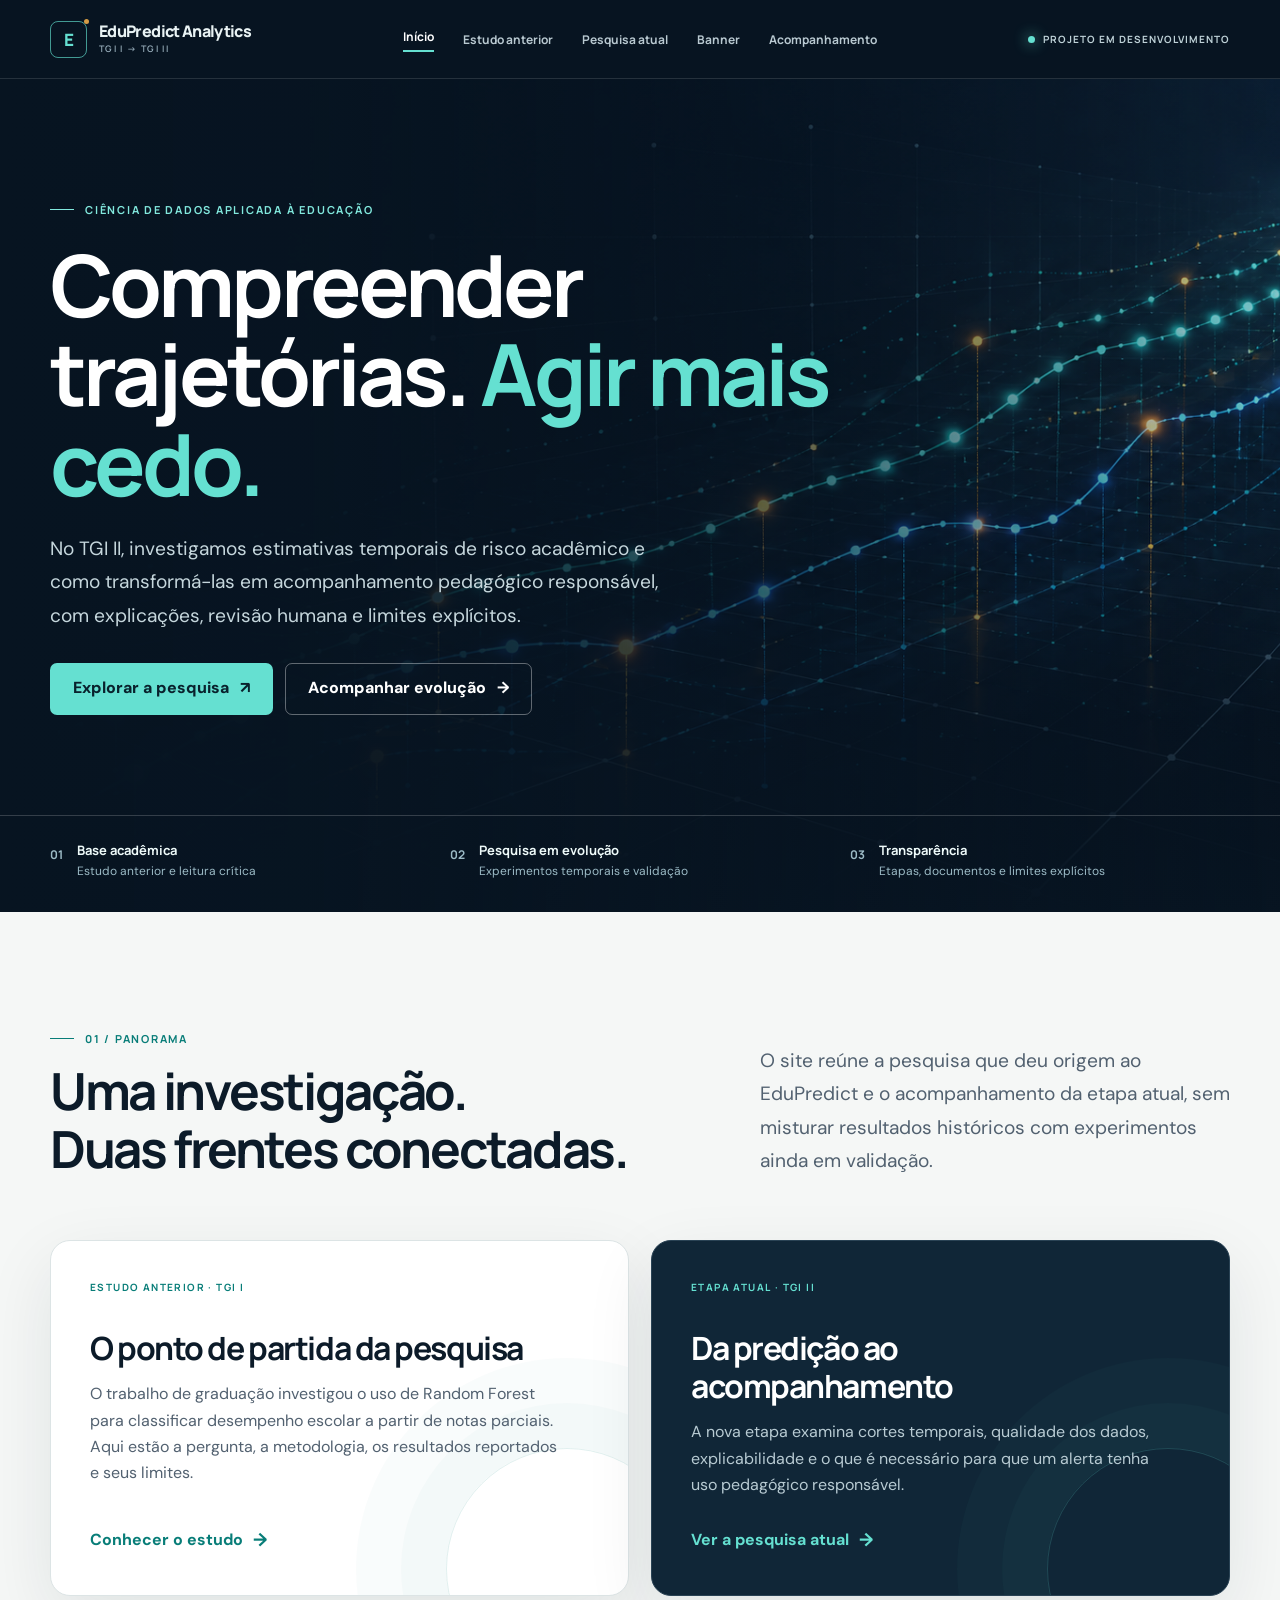
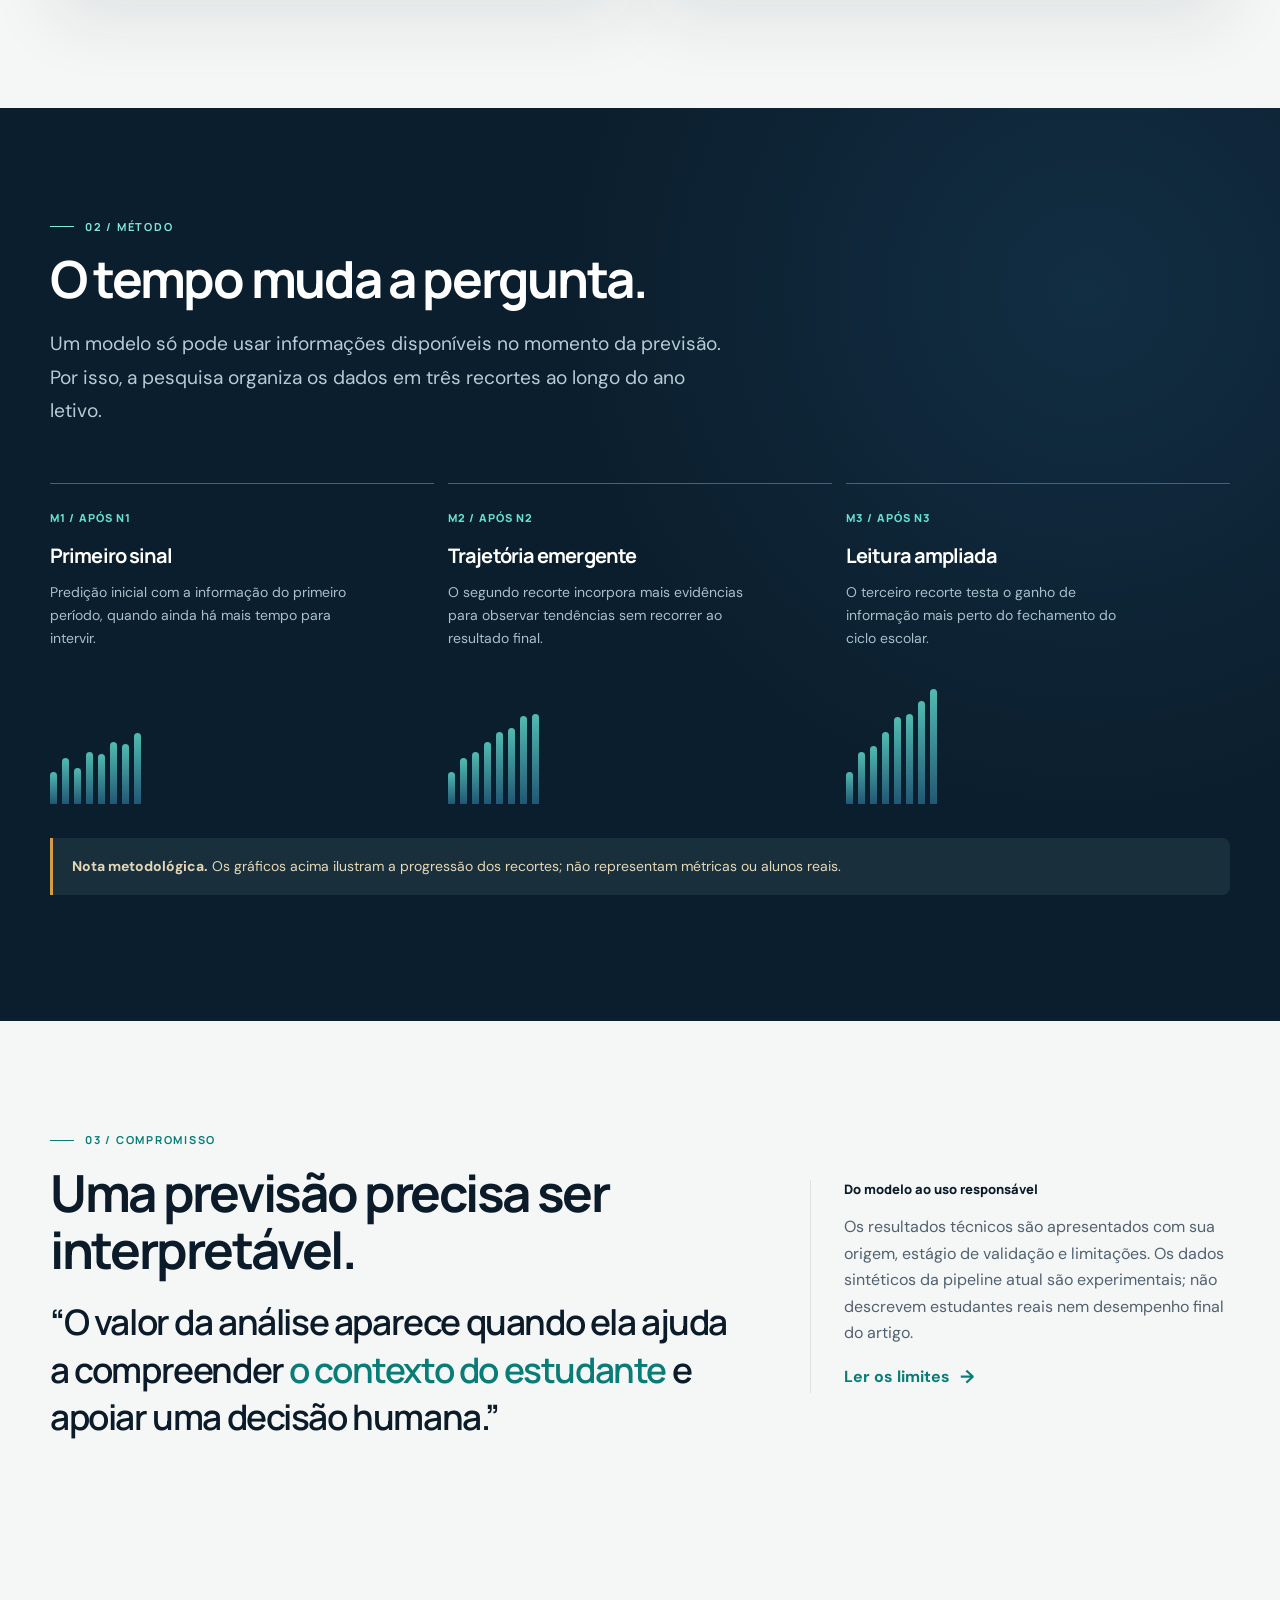
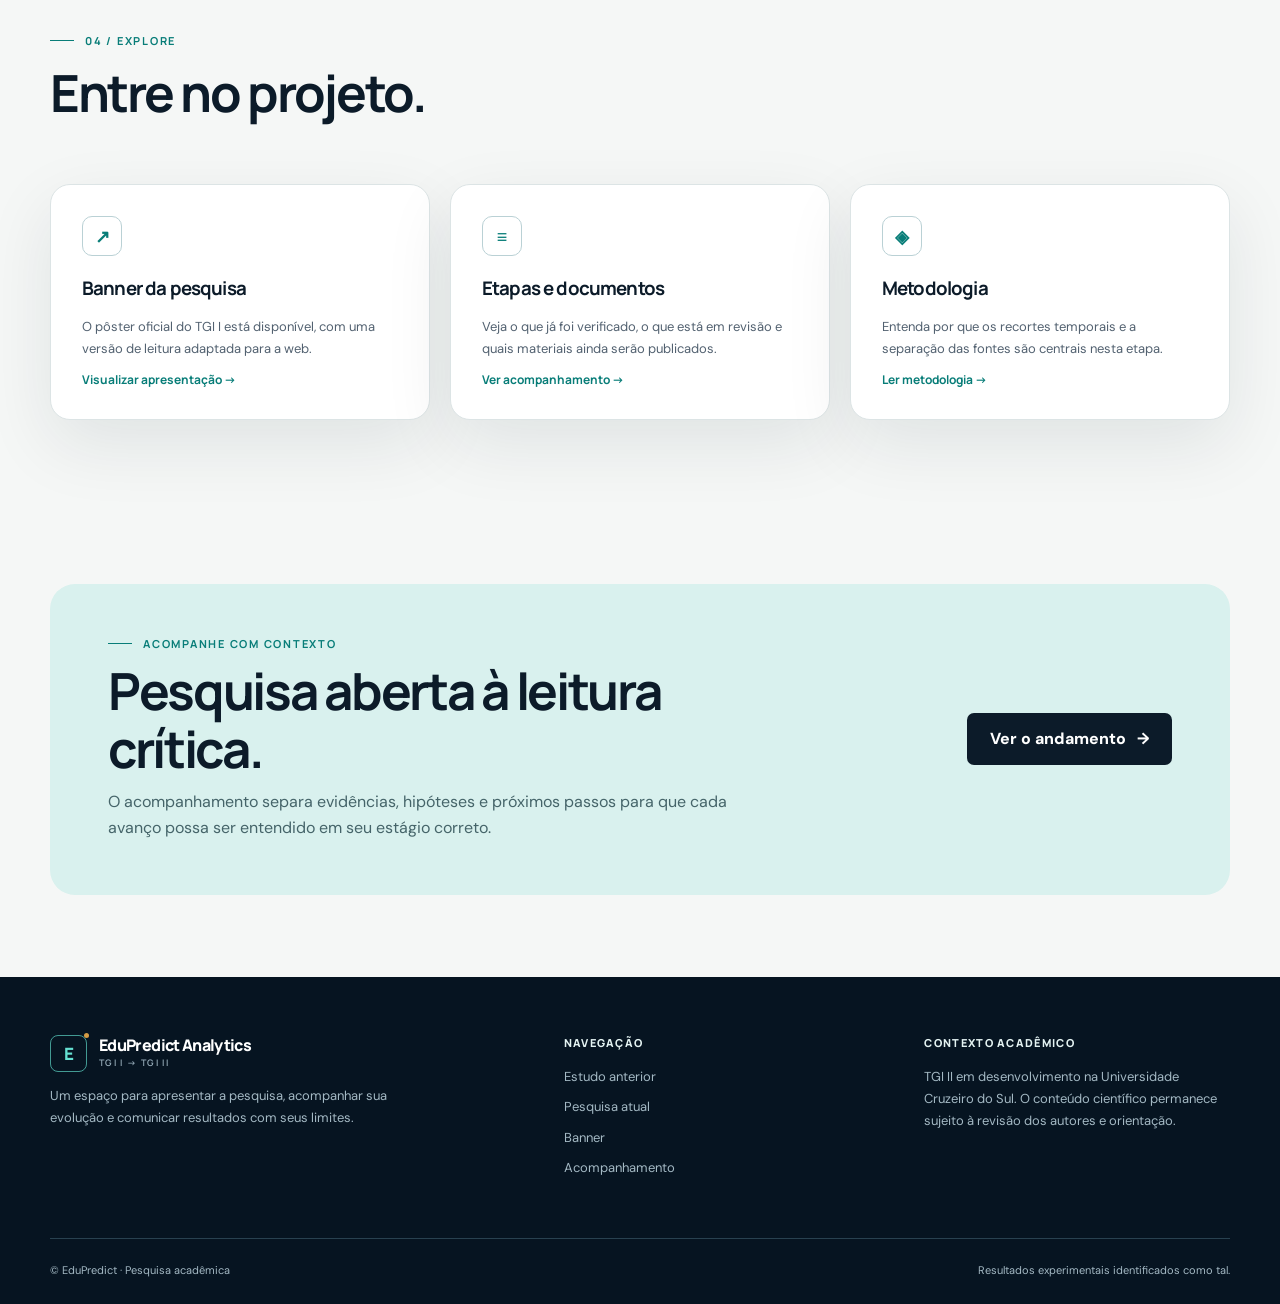
<file: site/index.html>
<!doctype html>
<html lang="pt-BR">
<head>
  <meta charset="utf-8">
  <meta name="viewport" content="width=device-width, initial-scale=1">
  <meta name="theme-color" content="#071421">
  <meta name="description" content="EduPredict Analytics: pesquisa acadêmica em predição de desempenho escolar, metodologia, estudo anterior e acompanhamento da evolução do projeto.">
  <title>EduPredict Analytics — Pesquisa e acompanhamento</title>
  <link rel="icon" href="./assets/favicon.svg" type="image/svg+xml">
  <link rel="stylesheet" href="./assets/styles.css">
  <script defer src="./assets/main.js"></script>
</head>
<body>
  <a class="skip-link" href="#conteudo">Ir para o conteúdo</a>
  <header class="site-header">
    <div class="container header-inner">
      <a class="brand" href="./" aria-label="EduPredict, página inicial"><span class="brand-mark" aria-hidden="true">E</span><span><span class="brand-name">EduPredict Analytics</span><span class="brand-small">TGI I → TGI II</span></span></a>
      <button class="menu-button" type="button" data-menu-button aria-expanded="false" aria-controls="navegacao">Menu</button>
      <nav id="navegacao" class="nav" data-nav aria-label="Navegação principal">
        <a href="./" aria-current="page">Início</a><a href="./estudo-anterior/">Estudo anterior</a><a href="./pesquisa-atual/">Pesquisa atual</a><a href="./banner/">Banner</a><a href="./acompanhamento/">Acompanhamento</a>
      </nav>
      <span class="header-status"><i aria-hidden="true"></i> Projeto em desenvolvimento</span>
    </div>
  </header>
  <main id="conteudo">
    <section class="hero" aria-labelledby="hero-title">
      <div class="container"><div class="hero-content">
        <div class="eyebrow light">Ciência de dados aplicada à educação</div>
        <h1 id="hero-title" class="display">Compreender trajetórias. <em>Agir mais cedo.</em></h1>
        <p class="lead">No TGI II, investigamos estimativas temporais de risco acadêmico e como transformá-las em acompanhamento pedagógico responsável, com explicações, revisão humana e limites explícitos.</p>
        <div class="hero-actions"><a class="button" href="./pesquisa-atual/">Explorar a pesquisa <span aria-hidden="true">↗</span></a><a class="button ghost" href="./acompanhamento/">Acompanhar evolução <span aria-hidden="true">→</span></a></div>
      </div></div>
      <div class="hero-foot"><div class="container hero-foot-grid">
        <div class="hero-foot-item"><span class="hero-foot-num">01</span><div><strong>Base acadêmica</strong><span>Estudo anterior e leitura crítica</span></div></div>
        <div class="hero-foot-item"><span class="hero-foot-num">02</span><div><strong>Pesquisa em evolução</strong><span>Experimentos temporais e validação</span></div></div>
        <div class="hero-foot-item"><span class="hero-foot-num">03</span><div><strong>Transparência</strong><span>Etapas, documentos e limites explícitos</span></div></div>
      </div></div>
    </section>

    <section class="section" aria-labelledby="frentes-title"><div class="container">
      <div class="section-head"><div><div class="eyebrow">01 / Panorama</div><h2 id="frentes-title" class="section-title">Uma investigação.<br>Duas frentes conectadas.</h2></div><p class="lead">O site reúne a pesquisa que deu origem ao EduPredict e o acompanhamento da etapa atual, sem misturar resultados históricos com experimentos ainda em validação.</p></div>
      <div class="grid-two">
        <article class="panel research-card"><div class="tag">Estudo anterior · TGI I</div><h3>O ponto de partida da pesquisa</h3><p>O trabalho de graduação investigou o uso de Random Forest para classificar desempenho escolar a partir de notas parciais. Aqui estão a pergunta, a metodologia, os resultados reportados e seus limites.</p><a class="text-link" href="./estudo-anterior/">Conhecer o estudo <span aria-hidden="true">→</span></a></article>
        <article class="panel research-card dark"><div class="tag">Etapa atual · TGI II</div><h3>Da predição ao acompanhamento</h3><p>A nova etapa examina cortes temporais, qualidade dos dados, explicabilidade e o que é necessário para que um alerta tenha uso pedagógico responsável.</p><a class="text-link" href="./pesquisa-atual/">Ver a pesquisa atual <span aria-hidden="true">→</span></a></article>
      </div>
    </div></section>

    <section class="section dark-band" aria-labelledby="tempo-title"><div class="container">
      <div class="eyebrow light">02 / Método</div><h2 id="tempo-title" class="section-title">O tempo muda a pergunta.</h2><p class="lead">Um modelo só pode usar informações disponíveis no momento da previsão. Por isso, a pesquisa organiza os dados em três recortes ao longo do ano letivo.</p>
      <div class="stage-grid">
        <div class="stage"><div class="stage-no">M1 / APÓS N1</div><h3>Primeiro sinal</h3><p>Predição inicial com a informação do primeiro período, quando ainda há mais tempo para intervir.</p><div class="stage-visual" aria-hidden="true"><i style="--h:26%"></i><i style="--h:37%"></i><i style="--h:29%"></i><i style="--h:42%"></i><i style="--h:40%"></i><i style="--h:50%"></i><i style="--h:48%"></i><i style="--h:57%"></i></div></div>
        <div class="stage"><div class="stage-no">M2 / APÓS N2</div><h3>Trajetória emergente</h3><p>O segundo recorte incorpora mais evidências para observar tendências sem recorrer ao resultado final.</p><div class="stage-visual" aria-hidden="true"><i style="--h:26%"></i><i style="--h:37%"></i><i style="--h:42%"></i><i style="--h:50%"></i><i style="--h:58%"></i><i style="--h:61%"></i><i style="--h:71%"></i><i style="--h:72%"></i></div></div>
        <div class="stage"><div class="stage-no">M3 / APÓS N3</div><h3>Leitura ampliada</h3><p>O terceiro recorte testa o ganho de informação mais perto do fechamento do ciclo escolar.</p><div class="stage-visual" aria-hidden="true"><i style="--h:26%"></i><i style="--h:42%"></i><i style="--h:47%"></i><i style="--h:58%"></i><i style="--h:70%"></i><i style="--h:72%"></i><i style="--h:83%"></i><i style="--h:92%"></i></div></div>
      </div>
      <p class="notice dark"><strong>Nota metodológica.</strong> Os gráficos acima ilustram a progressão dos recortes; não representam métricas ou alunos reais.</p>
    </div></section>

    <section class="section" aria-labelledby="responsabilidade-title"><div class="container quote-panel">
      <div><div class="eyebrow">03 / Compromisso</div><h2 id="responsabilidade-title" class="section-title">Uma previsão precisa ser interpretável.</h2><blockquote>“O valor da análise aparece quando ela ajuda a compreender <em>o contexto do estudante</em> e apoiar uma decisão humana.”</blockquote></div>
      <aside><strong>Do modelo ao uso responsável</strong><p>Os resultados técnicos são apresentados com sua origem, estágio de validação e limitações. Os dados sintéticos da pipeline atual são experimentais; não descrevem estudantes reais nem desempenho final do artigo.</p><a class="text-link" href="./pesquisa-atual/#limites">Ler os limites <span aria-hidden="true">→</span></a></aside>
    </div></section>

    <section class="section compact" aria-labelledby="explorar-title"><div class="container">
      <div class="section-head"><div><div class="eyebrow">04 / Explore</div><h2 id="explorar-title" class="section-title">Entre no projeto.</h2></div></div>
      <div class="grid-three">
        <article class="panel link-card"><div class="icon" aria-hidden="true">↗</div><h3>Banner da pesquisa</h3><p>O pôster oficial do TGI I está disponível, com uma versão de leitura adaptada para a web.</p><a href="./banner/">Visualizar apresentação →</a></article>
        <article class="panel link-card"><div class="icon" aria-hidden="true">≡</div><h3>Etapas e documentos</h3><p>Veja o que já foi verificado, o que está em revisão e quais materiais ainda serão publicados.</p><a href="./acompanhamento/">Ver acompanhamento →</a></article>
        <article class="panel link-card"><div class="icon" aria-hidden="true">◈</div><h3>Metodologia</h3><p>Entenda por que os recortes temporais e a separação das fontes são centrais nesta etapa.</p><a href="./pesquisa-atual/">Ler metodologia →</a></article>
      </div>
    </div></section>

    <section class="section compact"><div class="container"><div class="cta-panel"><div><div class="eyebrow">Acompanhe com contexto</div><h2 class="section-title">Pesquisa aberta à leitura crítica.</h2><p>O acompanhamento separa evidências, hipóteses e próximos passos para que cada avanço possa ser entendido em seu estágio correto.</p></div><a class="button dark" href="./acompanhamento/">Ver o andamento <span aria-hidden="true">→</span></a></div></div></section>
  </main>
  <footer class="site-footer"><div class="container"><div class="footer-grid"><div><a class="brand" href="./"><span class="brand-mark" aria-hidden="true">E</span><span><span class="brand-name">EduPredict Analytics</span><span class="brand-small">TGI I → TGI II</span></span></a><p>Um espaço para apresentar a pesquisa, acompanhar sua evolução e comunicar resultados com seus limites.</p></div><div><h4>Navegação</h4><a href="./estudo-anterior/">Estudo anterior</a><a href="./pesquisa-atual/">Pesquisa atual</a><a href="./banner/">Banner</a><a href="./acompanhamento/">Acompanhamento</a></div><div><h4>Contexto acadêmico</h4><p>TGI II em desenvolvimento na Universidade Cruzeiro do Sul. O conteúdo científico permanece sujeito à revisão dos autores e orientação.</p></div></div><div class="footer-bottom"><span>© EduPredict · Pesquisa acadêmica</span><span>Resultados experimentais identificados como tal.</span></div></div></footer>
</body>
</html>
</file>
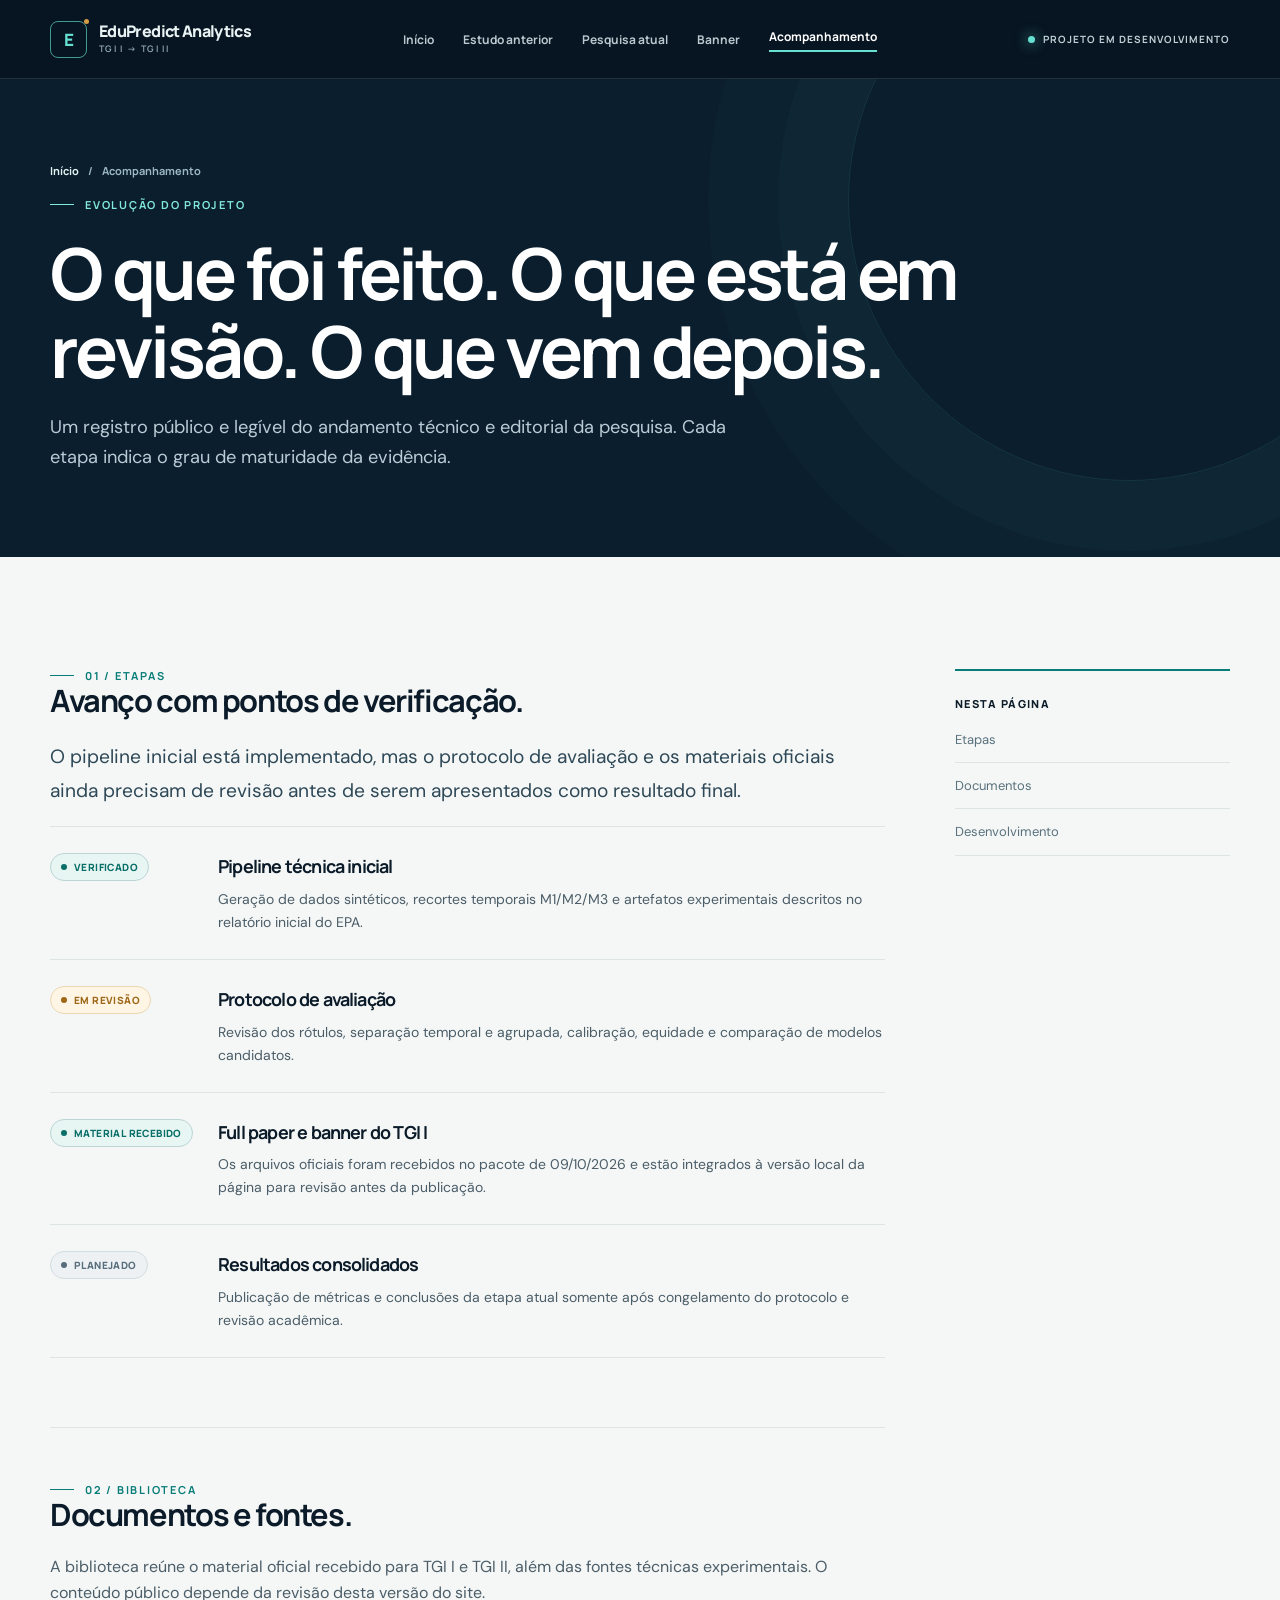
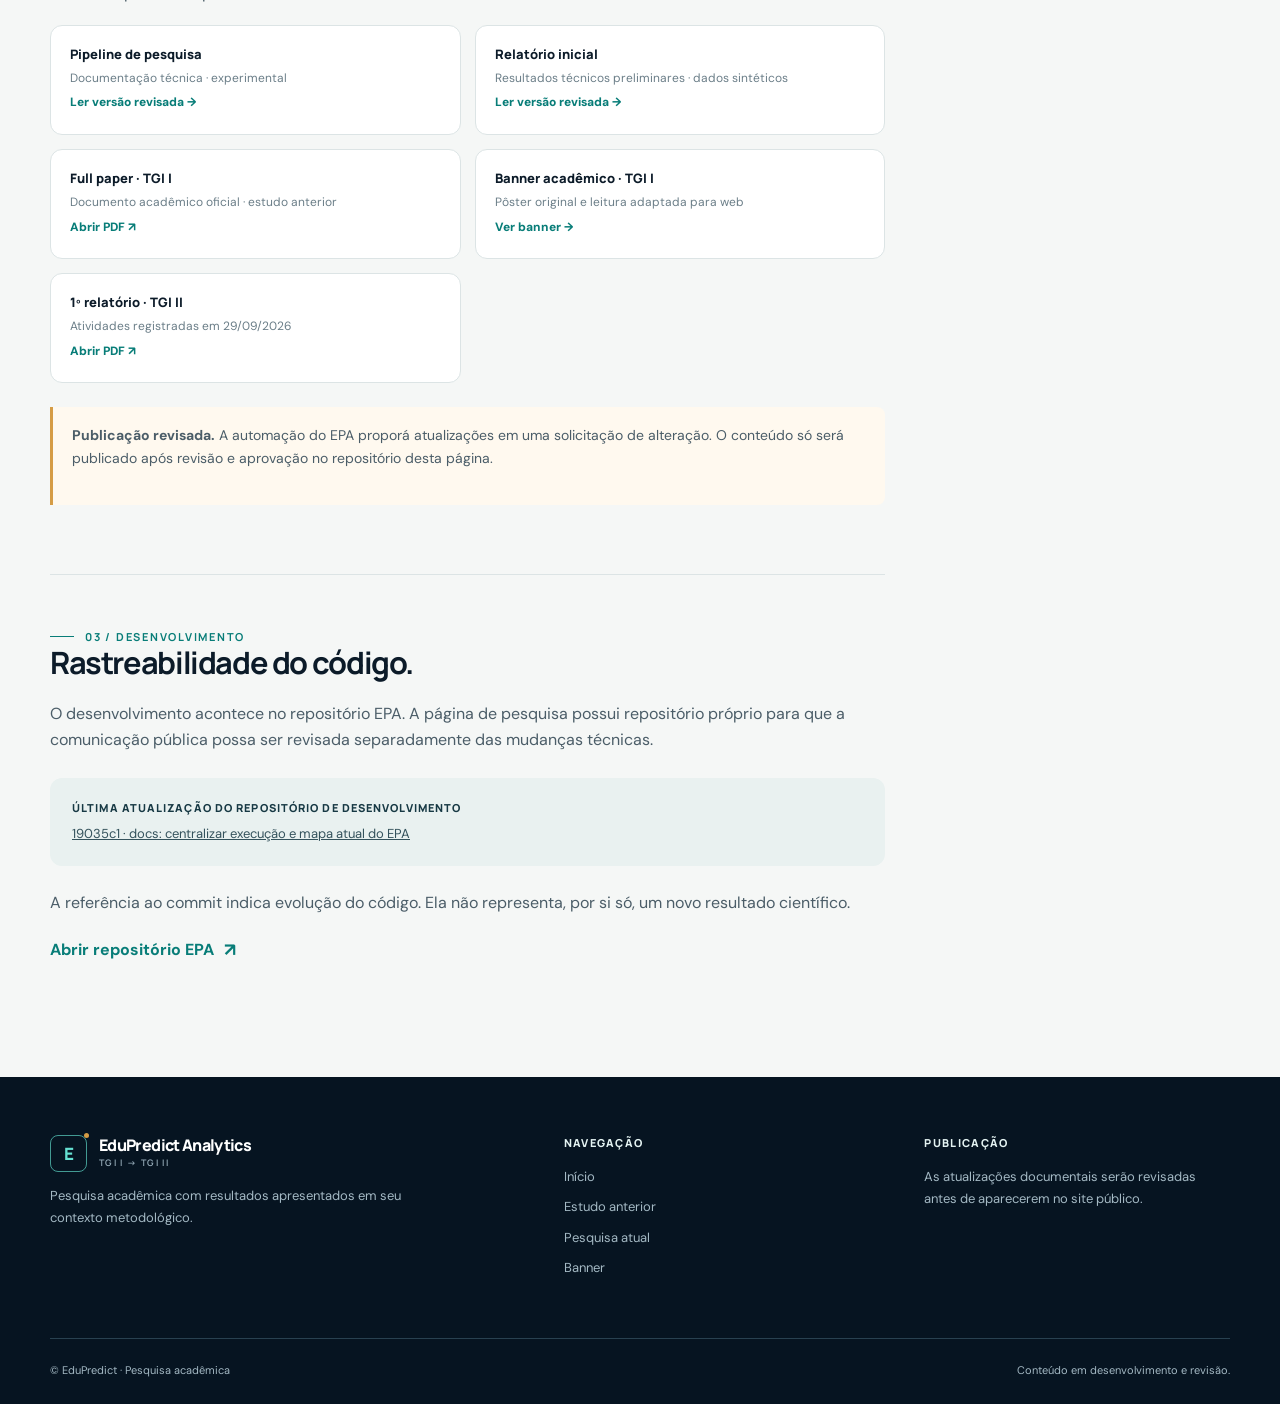
<file: site/acompanhamento/index.html>
<!doctype html><html lang="pt-BR"><head><meta charset="utf-8"><meta name="viewport" content="width=device-width, initial-scale=1"><meta name="theme-color" content="#071421"><meta name="description" content="Acompanhe as etapas, documentos e limites de publicação da pesquisa EduPredict."><title>Acompanhamento — EduPredict</title><link rel="icon" href="../assets/favicon.svg" type="image/svg+xml"><link rel="stylesheet" href="../assets/styles.css"><script defer src="../assets/main.js"></script></head><body>
<a class="skip-link" href="#conteudo">Ir para o conteúdo</a><header class="site-header"><div class="container header-inner"><a class="brand" href="../" aria-label="EduPredict, página inicial"><span class="brand-mark" aria-hidden="true">E</span><span><span class="brand-name">EduPredict Analytics</span><span class="brand-small">TGI I → TGI II</span></span></a><button class="menu-button" type="button" data-menu-button aria-expanded="false" aria-controls="navegacao">Menu</button><nav id="navegacao" class="nav" data-nav aria-label="Navegação principal"><a href="../">Início</a><a href="../estudo-anterior/">Estudo anterior</a><a href="../pesquisa-atual/">Pesquisa atual</a><a href="../banner/">Banner</a><a href="./" aria-current="page">Acompanhamento</a></nav><span class="header-status"><i aria-hidden="true"></i> Projeto em desenvolvimento</span></div></header>
<main id="conteudo"><section class="page-hero"><div class="container"><div class="crumbs"><a href="../">Início</a><span>/</span>Acompanhamento</div><div class="eyebrow light">Evolução do projeto</div><h1>O que foi feito. O que está em revisão. O que vem depois.</h1><p>Um registro público e legível do andamento técnico e editorial da pesquisa. Cada etapa indica o grau de maturidade da evidência.</p></div></section>
<section class="section"><div class="container article-layout"><article class="article">
  <section id="etapas"><div class="eyebrow">01 / Etapas</div><h2>Avanço com pontos de verificação.</h2><p class="lede">O pipeline inicial está implementado, mas o protocolo de avaliação e os materiais oficiais ainda precisam de revisão antes de serem apresentados como resultado final.</p><div class="milestone-list">
    <div class="milestone"><div><span class="pill">Verificado</span></div><div><h3>Pipeline técnica inicial</h3><p>Geração de dados sintéticos, recortes temporais M1/M2/M3 e artefatos experimentais descritos no relatório inicial do EPA.</p></div></div>
    <div class="milestone"><div><span class="pill review">Em revisão</span></div><div><h3>Protocolo de avaliação</h3><p>Revisão dos rótulos, separação temporal e agrupada, calibração, equidade e comparação de modelos candidatos.</p></div></div>
    <div class="milestone"><div><span class="pill">Material recebido</span></div><div><h3>Full paper e banner do TGI I</h3><p>Os arquivos oficiais foram recebidos no pacote de 09/10/2026 e estão integrados à versão local da página para revisão antes da publicação.</p></div></div>
    <div class="milestone"><div><span class="pill planned">Planejado</span></div><div><h3>Resultados consolidados</h3><p>Publicação de métricas e conclusões da etapa atual somente após congelamento do protocolo e revisão acadêmica.</p></div></div>
  </div></section>
  <section id="documentos"><div class="eyebrow">02 / Biblioteca</div><h2>Documentos e fontes.</h2><p>A biblioteca reúne o material oficial recebido para TGI I e TGI II, além das fontes técnicas experimentais. O conteúdo público depende da revisão desta versão do site.</p><div class="doc-list"><div class="doc-item"><strong>Pipeline de pesquisa</strong><span>Documentação técnica · experimental</span><a href="../documentos/pipeline/">Ler versão revisada →</a></div><div class="doc-item"><strong>Relatório inicial</strong><span>Resultados técnicos preliminares · dados sintéticos</span><a href="../documentos/relatorio-inicial/">Ler versão revisada →</a></div><div class="doc-item"><strong>Full paper · TGI I</strong><span>Documento acadêmico oficial · estudo anterior</span><a href="../files/full-paper-tgi-i.pdf" target="_blank" rel="noopener noreferrer">Abrir PDF ↗</a></div><div class="doc-item"><strong>Banner acadêmico · TGI I</strong><span>Pôster original e leitura adaptada para web</span><a href="../banner/">Ver banner →</a></div><div class="doc-item"><strong>1º relatório · TGI II</strong><span>Atividades registradas em 29/09/2026</span><a href="../files/relatorio-1-tgi-ii.pdf" target="_blank" rel="noopener noreferrer">Abrir PDF ↗</a></div></div><div class="notice" style="margin-top:24px"><p><strong>Publicação revisada.</strong> A automação do EPA proporá atualizações em uma solicitação de alteração. O conteúdo só será publicado após revisão e aprovação no repositório desta página.</p></div></section>
  <section id="repositorio"><div class="eyebrow">03 / Desenvolvimento</div><h2>Rastreabilidade do código.</h2><p>O desenvolvimento acontece no repositório EPA. A página de pesquisa possui repositório próprio para que a comunicação pública possa ser revisada separadamente das mudanças técnicas.</p><div class="citation"><strong>Última atualização do repositório de desenvolvimento</strong><span data-repo-status data-source="../assets/project-status.json">Aguardando primeira sincronização revisada.</span></div><p>A referência ao commit indica evolução do código. Ela não representa, por si só, um novo resultado científico.</p><a class="text-link" href="https://github.com/Carlosfrancog/Analise-Preditiva-de-Dados-Educacionais" target="_blank" rel="noopener noreferrer">Abrir repositório EPA <span aria-hidden="true">↗</span></a></section>
</article><aside class="side-index" aria-label="Nesta página"><strong>Nesta página</strong><a href="#etapas">Etapas</a><a href="#documentos">Documentos</a><a href="#repositorio">Desenvolvimento</a></aside></div></section></main>
<footer class="site-footer"><div class="container"><div class="footer-grid"><div><a class="brand" href="../"><span class="brand-mark" aria-hidden="true">E</span><span><span class="brand-name">EduPredict Analytics</span><span class="brand-small">TGI I → TGI II</span></span></a><p>Pesquisa acadêmica com resultados apresentados em seu contexto metodológico.</p></div><div><h4>Navegação</h4><a href="../">Início</a><a href="../estudo-anterior/">Estudo anterior</a><a href="../pesquisa-atual/">Pesquisa atual</a><a href="../banner/">Banner</a></div><div><h4>Publicação</h4><p>As atualizações documentais serão revisadas antes de aparecerem no site público.</p></div></div><div class="footer-bottom"><span>© EduPredict · Pesquisa acadêmica</span><span>Conteúdo em desenvolvimento e revisão.</span></div></div></footer></body></html>
</file>
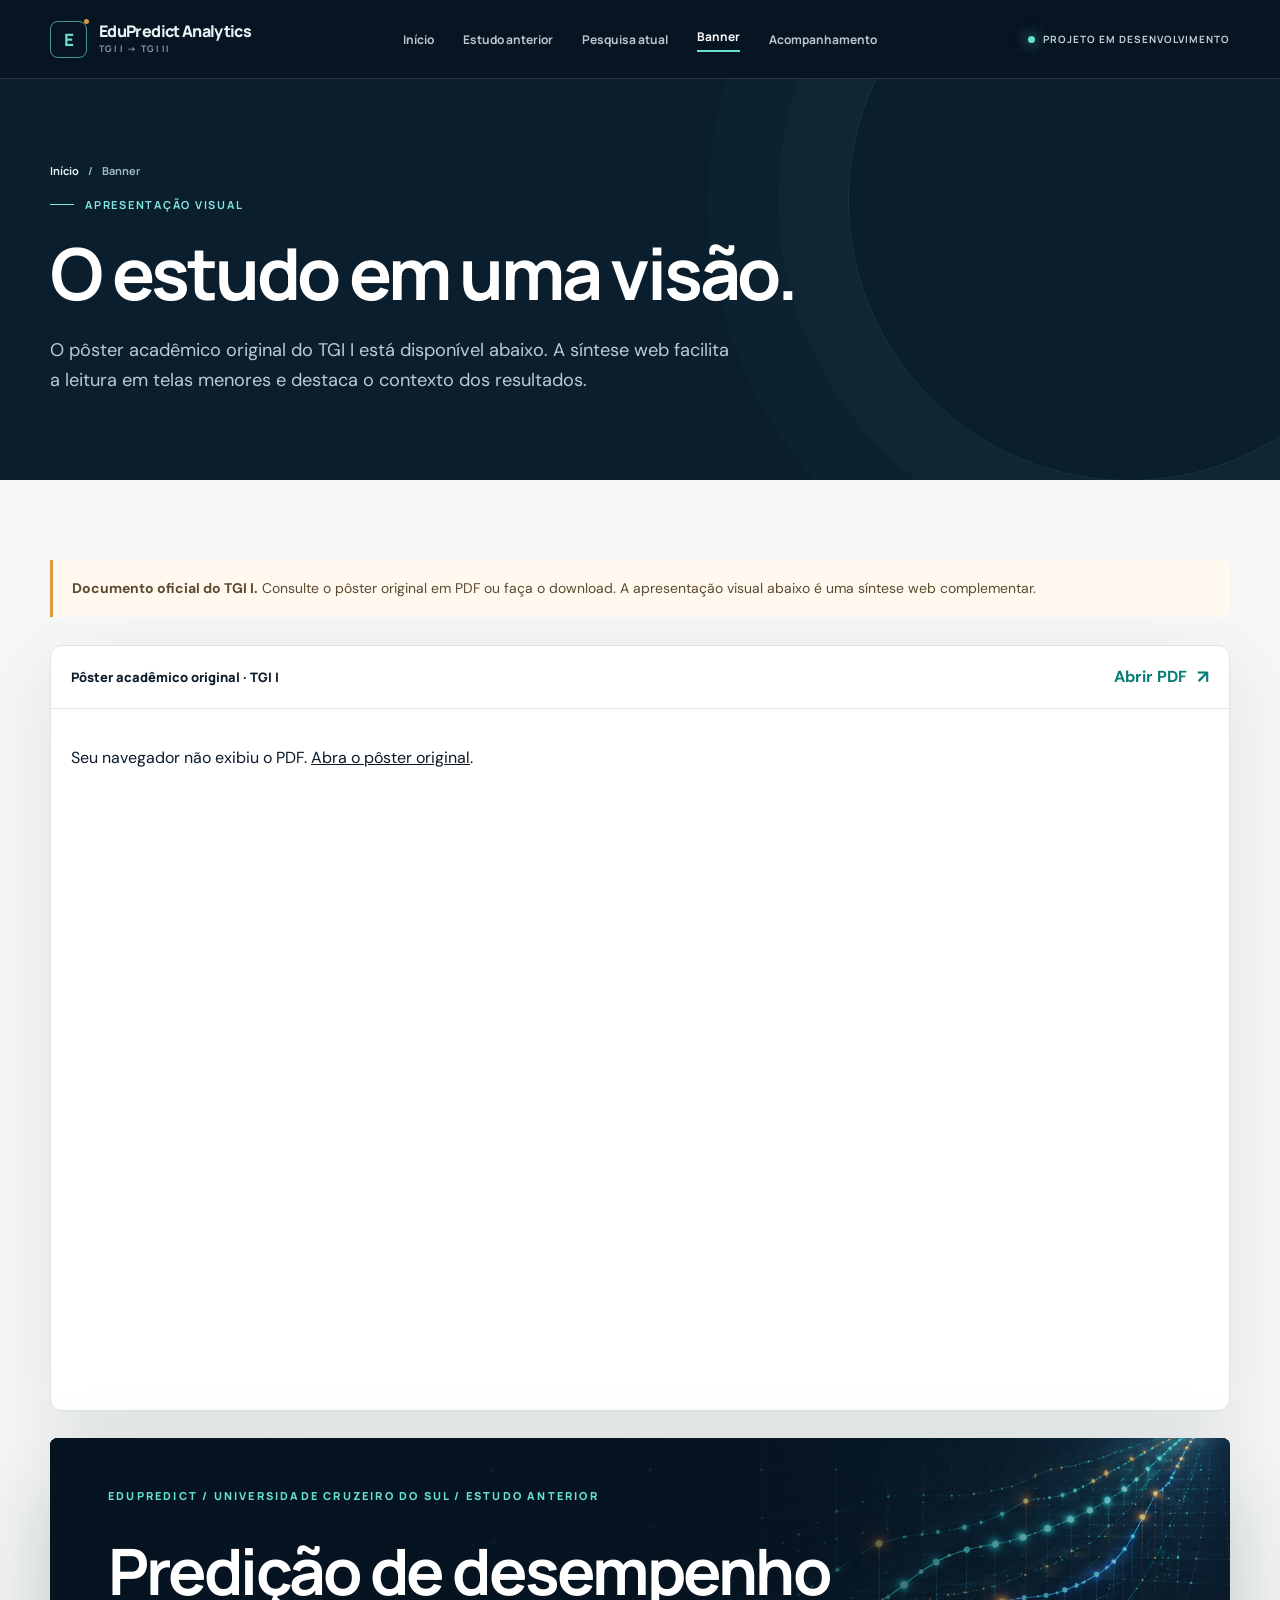
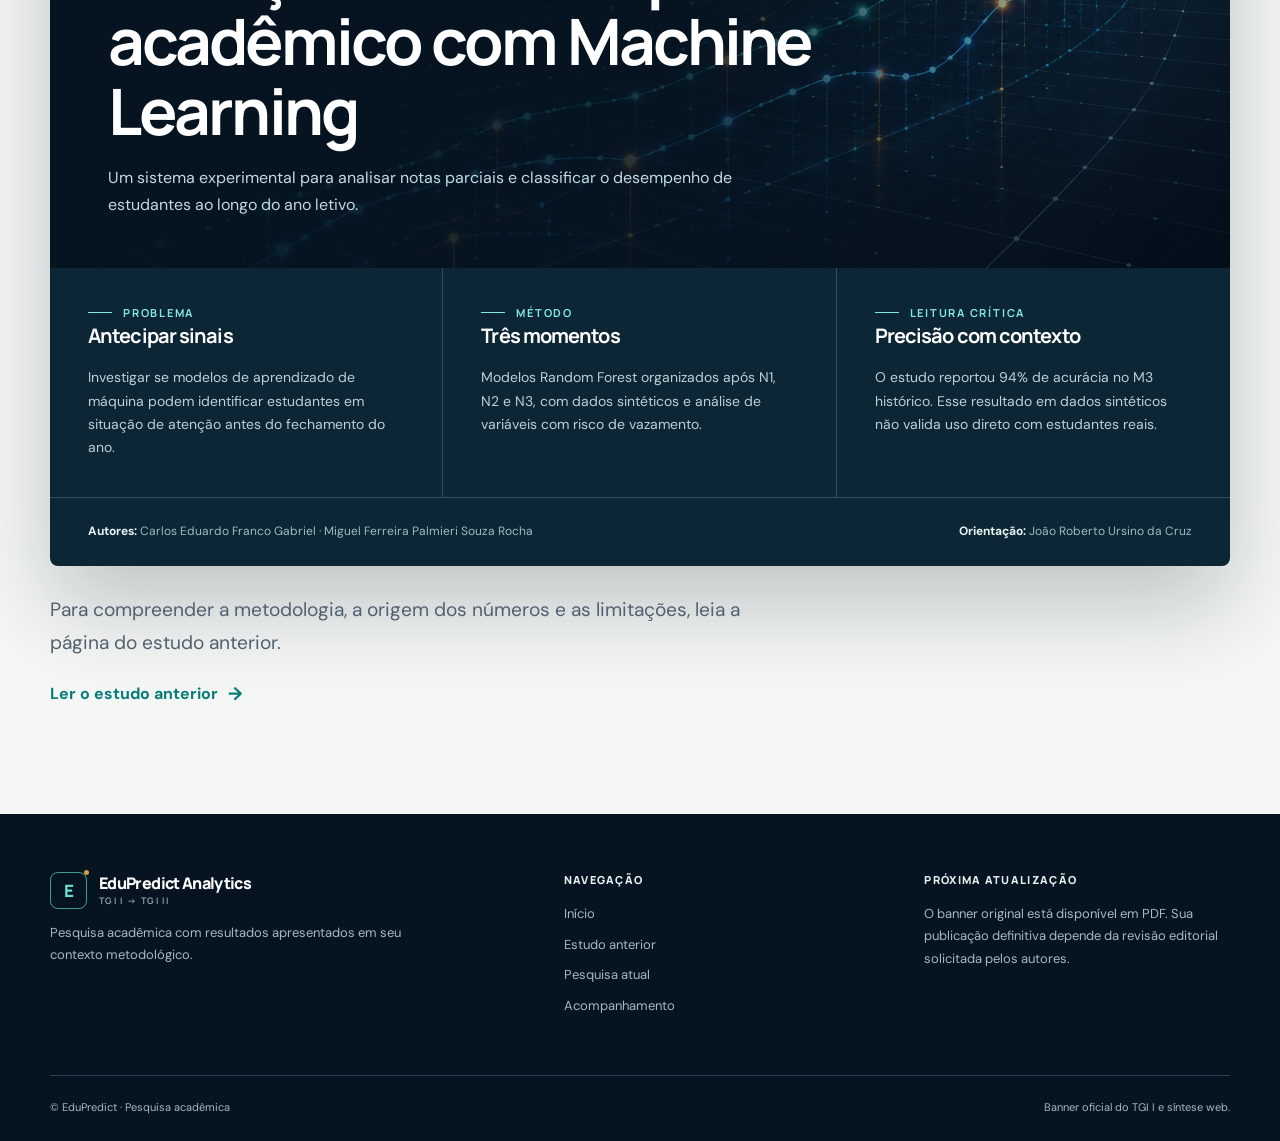
<file: site/banner/index.html>
<!doctype html><html lang="pt-BR"><head><meta charset="utf-8"><meta name="viewport" content="width=device-width, initial-scale=1"><meta name="theme-color" content="#071421"><meta name="description" content="Apresentação digital do estudo anterior EduPredict, com método, achados reportados e limites de interpretação."><title>Banner do TGI I — EduPredict Analytics</title><link rel="icon" href="../assets/favicon.svg" type="image/svg+xml"><link rel="stylesheet" href="../assets/styles.css"><script defer src="../assets/main.js"></script></head><body>
<a class="skip-link" href="#conteudo">Ir para o conteúdo</a><header class="site-header"><div class="container header-inner"><a class="brand" href="../" aria-label="EduPredict, página inicial"><span class="brand-mark" aria-hidden="true">E</span><span><span class="brand-name">EduPredict Analytics</span><span class="brand-small">TGI I → TGI II</span></span></a><button class="menu-button" type="button" data-menu-button aria-expanded="false" aria-controls="navegacao">Menu</button><nav id="navegacao" class="nav" data-nav aria-label="Navegação principal"><a href="../">Início</a><a href="../estudo-anterior/">Estudo anterior</a><a href="../pesquisa-atual/">Pesquisa atual</a><a href="./" aria-current="page">Banner</a><a href="../acompanhamento/">Acompanhamento</a></nav><span class="header-status"><i aria-hidden="true"></i> Projeto em desenvolvimento</span></div></header>
<main id="conteudo"><section class="page-hero"><div class="container"><div class="crumbs"><a href="../">Início</a><span>/</span>Banner</div><div class="eyebrow light">Apresentação visual</div><h1>O estudo em uma visão.</h1><p>O pôster acadêmico original do TGI I está disponível abaixo. A síntese web facilita a leitura em telas menores e destaca o contexto dos resultados.</p></div></section>
<section class="poster-wrap"><div class="container"><div class="notice"><p><strong>Documento oficial do TGI I.</strong> Consulte o pôster original em PDF ou faça o download. A apresentação visual abaixo é uma síntese web complementar.</p></div><div class="pdf-preview"><div class="pdf-preview-head"><strong>Pôster acadêmico original · TGI I</strong><a class="text-link" href="../files/banner-tgi-i.pdf" target="_blank" rel="noopener noreferrer">Abrir PDF <span aria-hidden="true">↗</span></a></div><object data="../files/banner-tgi-i.pdf#view=FitH" type="application/pdf" aria-label="Pôster original EduPredict em PDF"><p>Seu navegador não exibiu o PDF. <a href="../files/banner-tgi-i.pdf">Abra o pôster original</a>.</p></object></div><div class="poster" style="margin-top:27px" aria-label="Síntese digital do estudo anterior EduPredict"><div class="poster-top"><div class="poster-kicker">EduPredict / Universidade Cruzeiro do Sul / Estudo anterior</div><div><h2>Predição de desempenho acadêmico com Machine Learning</h2><p>Um sistema experimental para analisar notas parciais e classificar o desempenho de estudantes ao longo do ano letivo.</p></div></div><div class="poster-body"><div><div class="eyebrow light">Problema</div><h3>Antecipar sinais</h3><p>Investigar se modelos de aprendizado de máquina podem identificar estudantes em situação de atenção antes do fechamento do ano.</p></div><div><div class="eyebrow light">Método</div><h3>Três momentos</h3><p>Modelos Random Forest organizados após N1, N2 e N3, com dados sintéticos e análise de variáveis com risco de vazamento.</p></div><div><div class="eyebrow light">Leitura crítica</div><h3>Precisão com contexto</h3><p>O estudo reportou 94% de acurácia no M3 histórico. Esse resultado em dados sintéticos não valida uso direto com estudantes reais.</p></div></div><div class="poster-footer"><span><strong>Autores:</strong> Carlos Eduardo Franco Gabriel · Miguel Ferreira Palmieri Souza Rocha</span><span><strong>Orientação:</strong> João Roberto Ursino da Cruz</span></div></div><p class="lead" style="margin-top:27px">Para compreender a metodologia, a origem dos números e as limitações, leia a página do estudo anterior.</p><a class="text-link" href="../estudo-anterior/">Ler o estudo anterior <span aria-hidden="true">→</span></a></div></section></main>
<footer class="site-footer"><div class="container"><div class="footer-grid"><div><a class="brand" href="../"><span class="brand-mark" aria-hidden="true">E</span><span><span class="brand-name">EduPredict Analytics</span><span class="brand-small">TGI I → TGI II</span></span></a><p>Pesquisa acadêmica com resultados apresentados em seu contexto metodológico.</p></div><div><h4>Navegação</h4><a href="../">Início</a><a href="../estudo-anterior/">Estudo anterior</a><a href="../pesquisa-atual/">Pesquisa atual</a><a href="../acompanhamento/">Acompanhamento</a></div><div><h4>Próxima atualização</h4><p>O banner original está disponível em PDF. Sua publicação definitiva depende da revisão editorial solicitada pelos autores.</p></div></div><div class="footer-bottom"><span>© EduPredict · Pesquisa acadêmica</span><span>Banner oficial do TGI I e síntese web.</span></div></div></footer></body></html>
</file>
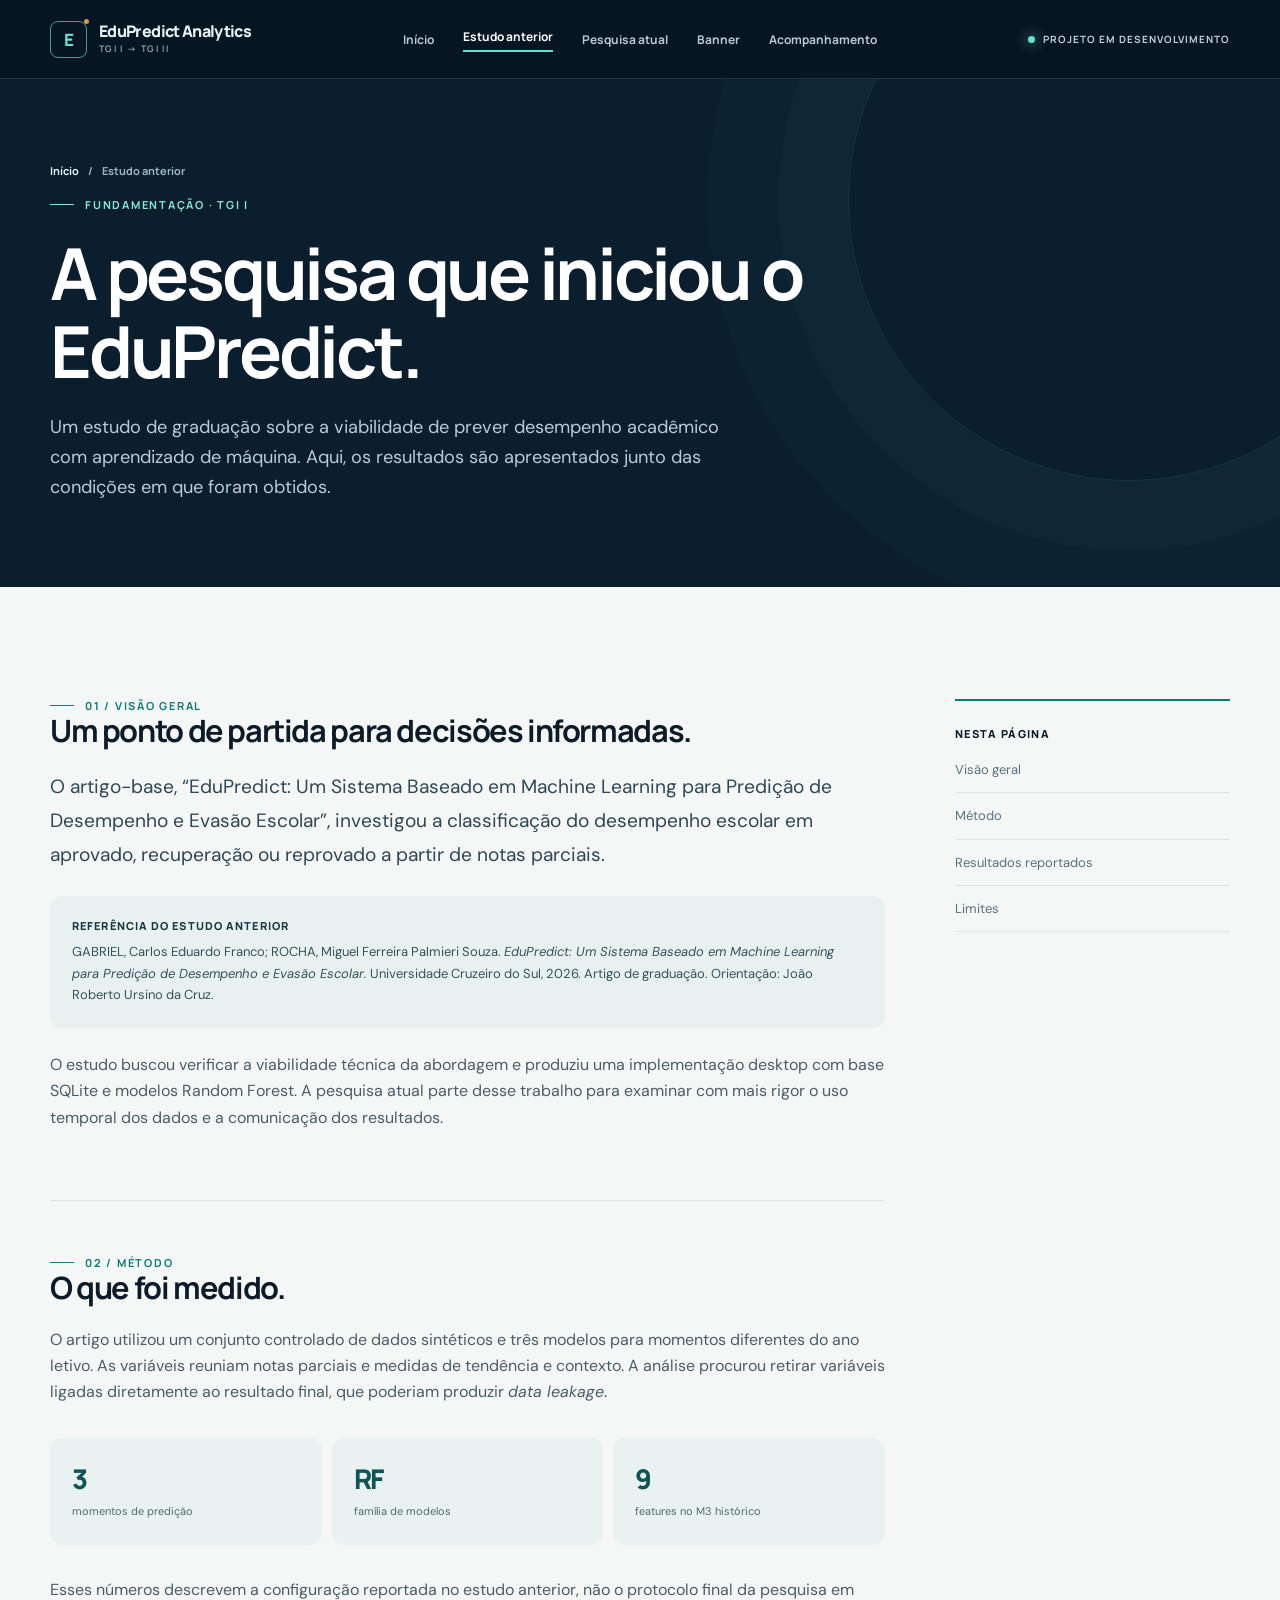
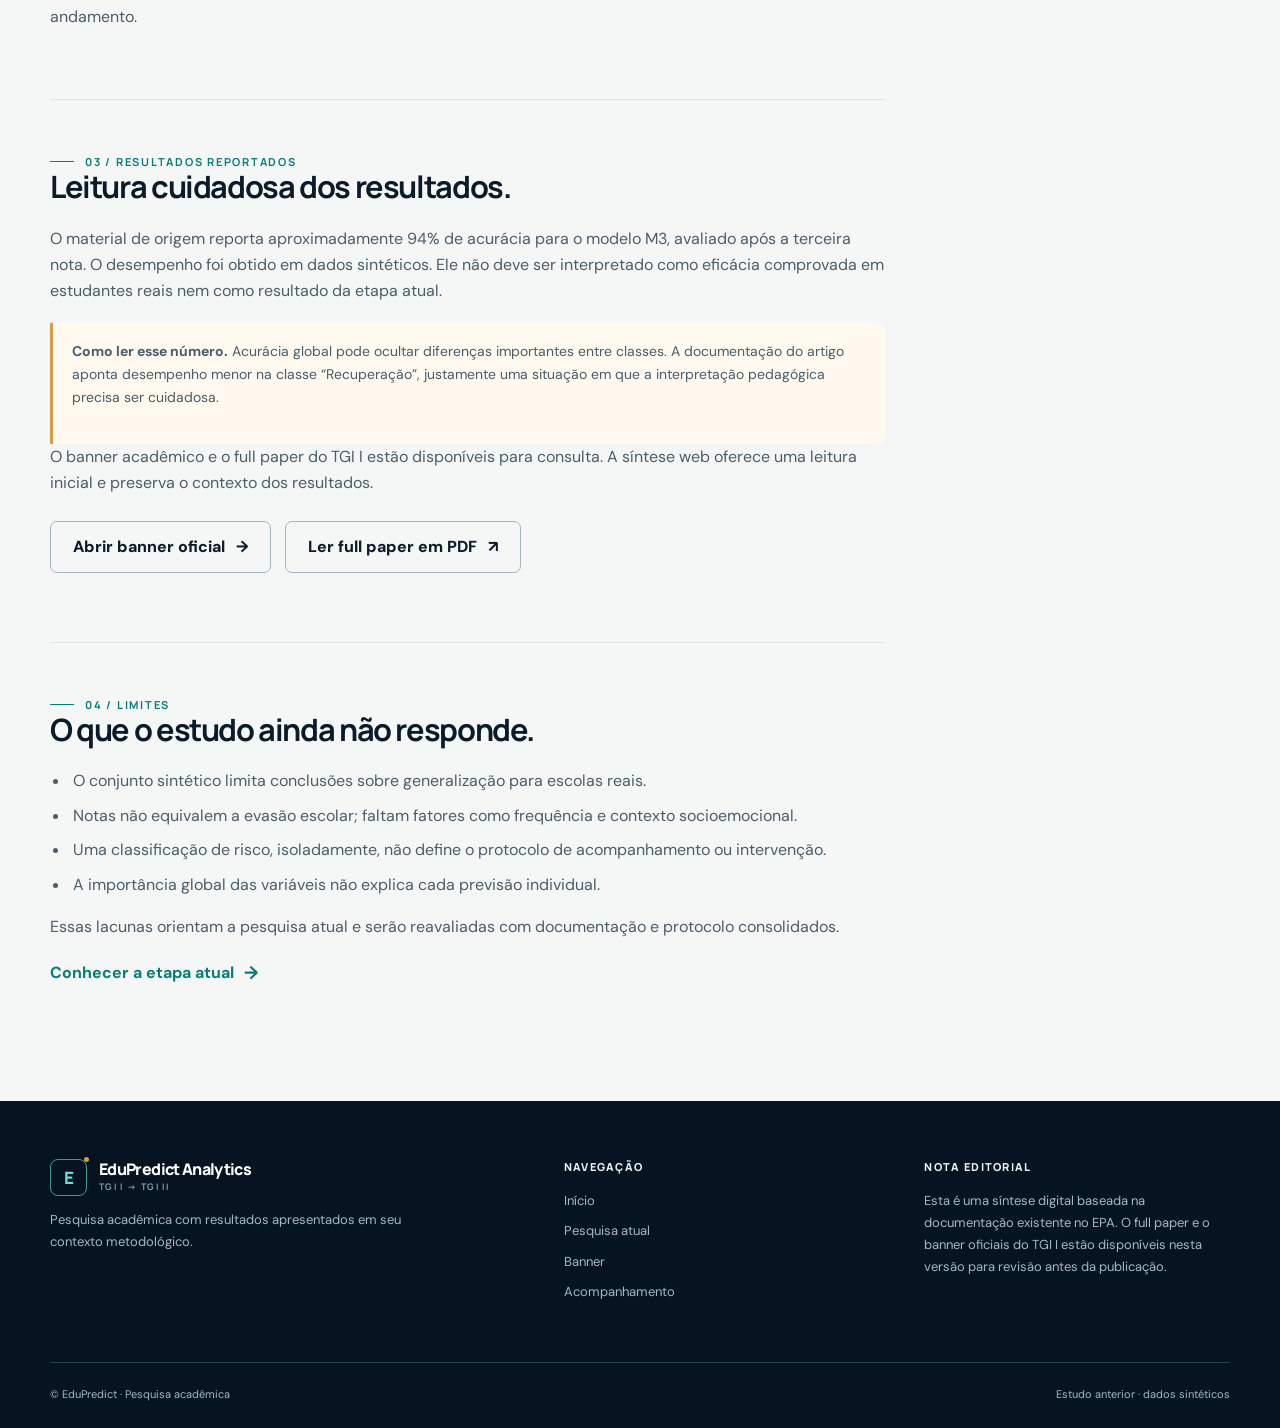
<file: site/estudo-anterior/index.html>
<!doctype html><html lang="pt-BR"><head><meta charset="utf-8"><meta name="viewport" content="width=device-width, initial-scale=1"><meta name="theme-color" content="#071421"><meta name="description" content="Conheça o estudo anterior do EduPredict: problema, metodologia, resultados reportados e limites da pesquisa."><title>Estudo anterior — EduPredict</title><link rel="icon" href="../assets/favicon.svg" type="image/svg+xml"><link rel="stylesheet" href="../assets/styles.css"><script defer src="../assets/main.js"></script></head><body>
<a class="skip-link" href="#conteudo">Ir para o conteúdo</a><header class="site-header"><div class="container header-inner"><a class="brand" href="../" aria-label="EduPredict, página inicial"><span class="brand-mark" aria-hidden="true">E</span><span><span class="brand-name">EduPredict Analytics</span><span class="brand-small">TGI I → TGI II</span></span></a><button class="menu-button" type="button" data-menu-button aria-expanded="false" aria-controls="navegacao">Menu</button><nav id="navegacao" class="nav" data-nav aria-label="Navegação principal"><a href="../">Início</a><a href="./" aria-current="page">Estudo anterior</a><a href="../pesquisa-atual/">Pesquisa atual</a><a href="../banner/">Banner</a><a href="../acompanhamento/">Acompanhamento</a></nav><span class="header-status"><i aria-hidden="true"></i> Projeto em desenvolvimento</span></div></header>
<main id="conteudo"><section class="page-hero"><div class="container"><div class="crumbs"><a href="../">Início</a><span>/</span>Estudo anterior</div><div class="eyebrow light">Fundamentação · TGI I</div><h1>A pesquisa que iniciou o EduPredict.</h1><p>Um estudo de graduação sobre a viabilidade de prever desempenho acadêmico com aprendizado de máquina. Aqui, os resultados são apresentados junto das condições em que foram obtidos.</p></div></section>
<section class="section"><div class="container article-layout"><article class="article">
  <section id="visao-geral"><div class="eyebrow">01 / Visão geral</div><h2>Um ponto de partida para decisões informadas.</h2><p class="lede">O artigo-base, “EduPredict: Um Sistema Baseado em Machine Learning para Predição de Desempenho e Evasão Escolar”, investigou a classificação do desempenho escolar em aprovado, recuperação ou reprovado a partir de notas parciais.</p><div class="citation"><strong>Referência do estudo anterior</strong>GABRIEL, Carlos Eduardo Franco; ROCHA, Miguel Ferreira Palmieri Souza. <em>EduPredict: Um Sistema Baseado em Machine Learning para Predição de Desempenho e Evasão Escolar.</em> Universidade Cruzeiro do Sul, 2026. Artigo de graduação. Orientação: João Roberto Ursino da Cruz.</div><p>O estudo buscou verificar a viabilidade técnica da abordagem e produziu uma implementação desktop com base SQLite e modelos Random Forest. A pesquisa atual parte desse trabalho para examinar com mais rigor o uso temporal dos dados e a comunicação dos resultados.</p></section>
  <section id="metodo"><div class="eyebrow">02 / Método</div><h2>O que foi medido.</h2><p>O artigo utilizou um conjunto controlado de dados sintéticos e três modelos para momentos diferentes do ano letivo. As variáveis reuniam notas parciais e medidas de tendência e contexto. A análise procurou retirar variáveis ligadas diretamente ao resultado final, que poderiam produzir <em>data leakage</em>.</p><div class="fact-grid"><div class="fact"><strong>3</strong><span>momentos de predição</span></div><div class="fact"><strong>RF</strong><span>família de modelos</span></div><div class="fact"><strong>9</strong><span>features no M3 histórico</span></div></div><p>Esses números descrevem a configuração reportada no estudo anterior, não o protocolo final da pesquisa em andamento.</p></section>
  <section id="resultados"><div class="eyebrow">03 / Resultados reportados</div><h2>Leitura cuidadosa dos resultados.</h2><p>O material de origem reporta aproximadamente 94% de acurácia para o modelo M3, avaliado após a terceira nota. O desempenho foi obtido em dados sintéticos. Ele não deve ser interpretado como eficácia comprovada em estudantes reais nem como resultado da etapa atual.</p><div class="notice"><p><strong>Como ler esse número.</strong> Acurácia global pode ocultar diferenças importantes entre classes. A documentação do artigo aponta desempenho menor na classe “Recuperação”, justamente uma situação em que a interpretação pedagógica precisa ser cuidadosa.</p></div><p>O banner acadêmico e o full paper do TGI I estão disponíveis para consulta. A síntese web oferece uma leitura inicial e preserva o contexto dos resultados.</p><div class="document-actions"><a class="button outline" href="../banner/">Abrir banner oficial <span aria-hidden="true">→</span></a><a class="button outline" href="../files/full-paper-tgi-i.pdf" target="_blank" rel="noopener noreferrer">Ler full paper em PDF <span aria-hidden="true">↗</span></a></div></section>
  <section id="limites"><div class="eyebrow">04 / Limites</div><h2>O que o estudo ainda não responde.</h2><ul><li>O conjunto sintético limita conclusões sobre generalização para escolas reais.</li><li>Notas não equivalem a evasão escolar; faltam fatores como frequência e contexto socioemocional.</li><li>Uma classificação de risco, isoladamente, não define o protocolo de acompanhamento ou intervenção.</li><li>A importância global das variáveis não explica cada previsão individual.</li></ul><p>Essas lacunas orientam a pesquisa atual e serão reavaliadas com documentação e protocolo consolidados.</p><a class="text-link" href="../pesquisa-atual/">Conhecer a etapa atual <span aria-hidden="true">→</span></a></section>
</article><aside class="side-index" aria-label="Nesta página"><strong>Nesta página</strong><a href="#visao-geral">Visão geral</a><a href="#metodo">Método</a><a href="#resultados">Resultados reportados</a><a href="#limites">Limites</a></aside></div></section></main>
<footer class="site-footer"><div class="container"><div class="footer-grid"><div><a class="brand" href="../"><span class="brand-mark" aria-hidden="true">E</span><span><span class="brand-name">EduPredict Analytics</span><span class="brand-small">TGI I → TGI II</span></span></a><p>Pesquisa acadêmica com resultados apresentados em seu contexto metodológico.</p></div><div><h4>Navegação</h4><a href="../">Início</a><a href="../pesquisa-atual/">Pesquisa atual</a><a href="../banner/">Banner</a><a href="../acompanhamento/">Acompanhamento</a></div><div><h4>Nota editorial</h4><p>Esta é uma síntese digital baseada na documentação existente no EPA. O full paper e o banner oficiais do TGI I estão disponíveis nesta versão para revisão antes da publicação.</p></div></div><div class="footer-bottom"><span>© EduPredict · Pesquisa acadêmica</span><span>Estudo anterior · dados sintéticos</span></div></div></footer></body></html>
</file>
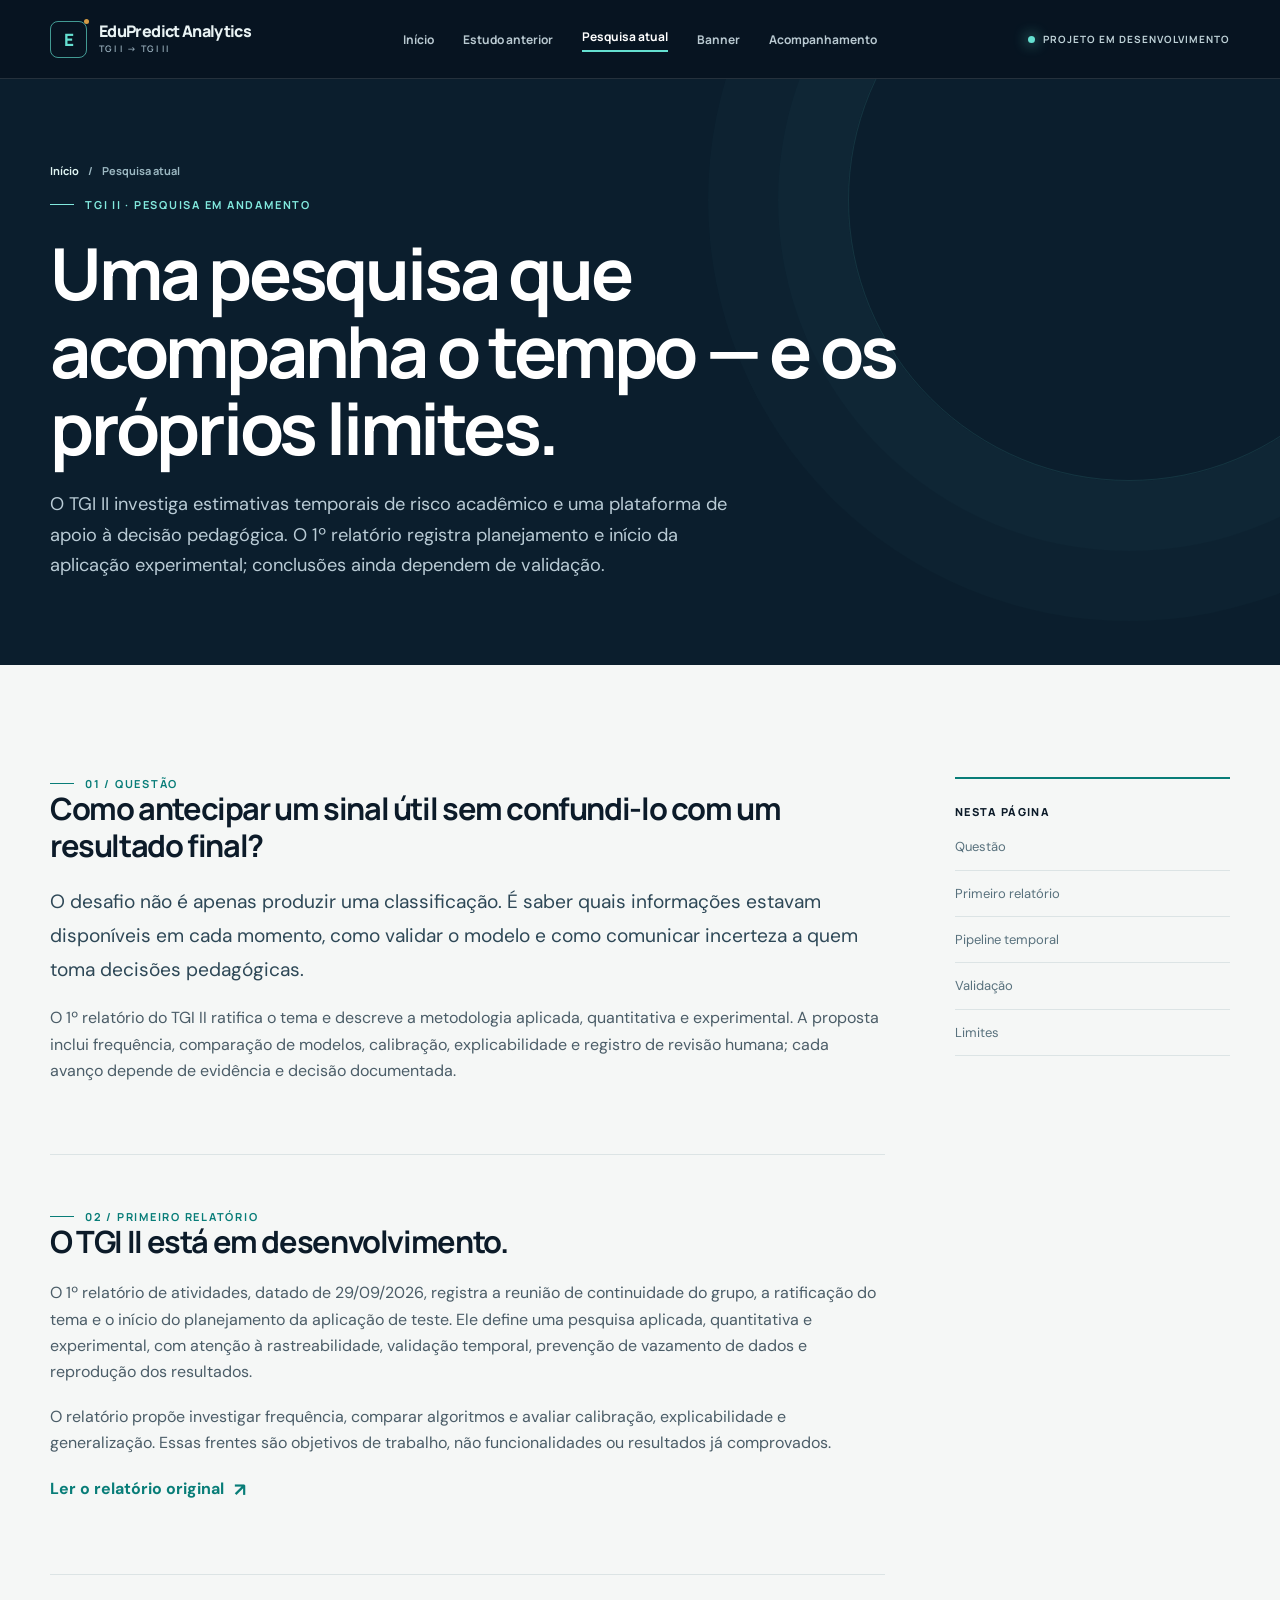
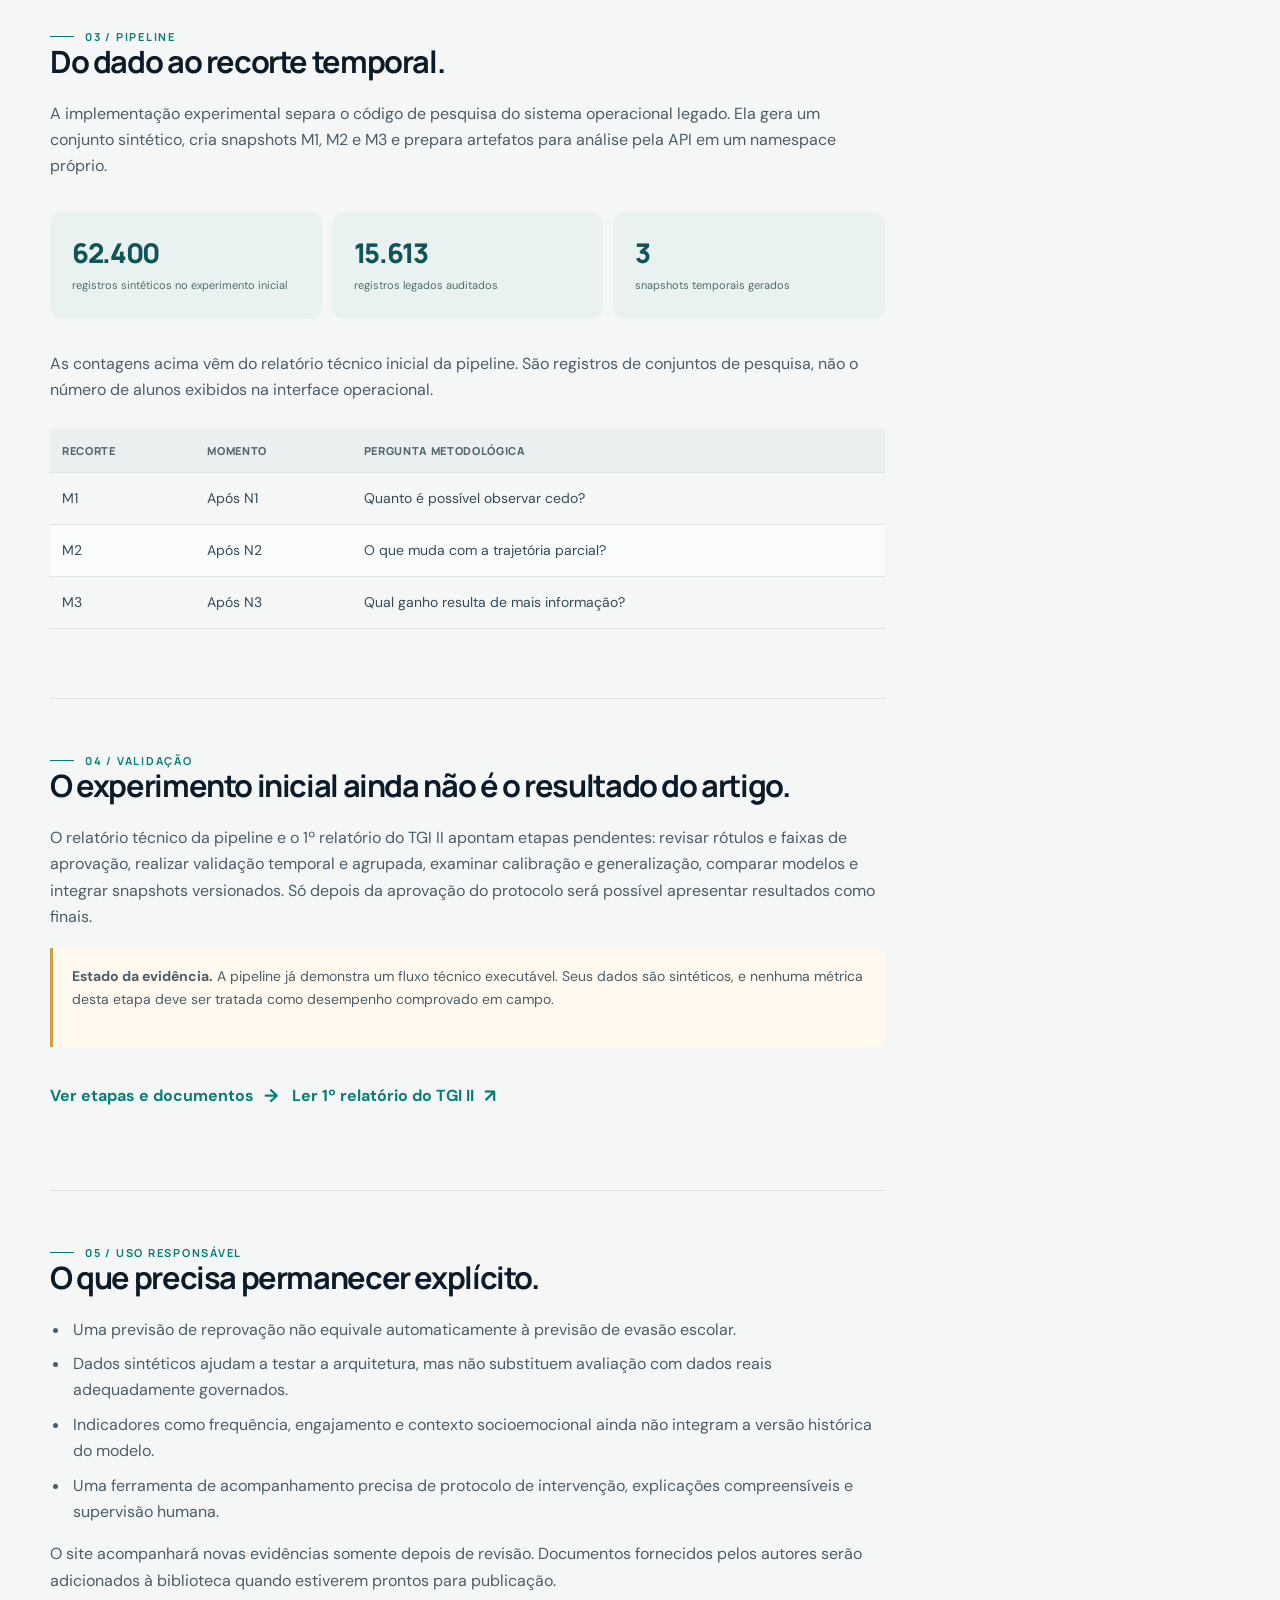
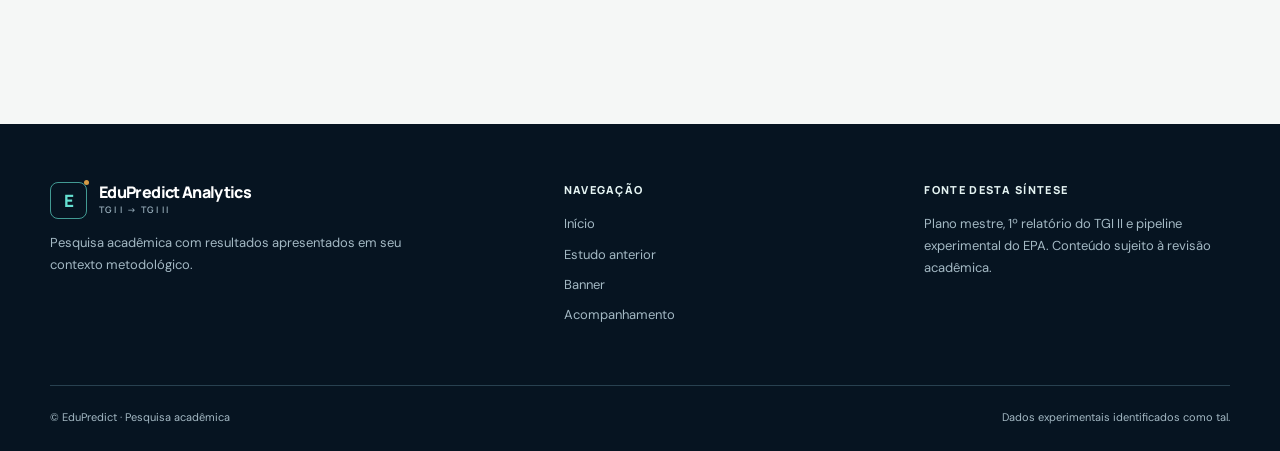
<file: site/pesquisa-atual/index.html>
<!doctype html><html lang="pt-BR"><head><meta charset="utf-8"><meta name="viewport" content="width=device-width, initial-scale=1"><meta name="theme-color" content="#071421"><meta name="description" content="Acompanhe a pesquisa atual do EduPredict: recortes temporais, dados sintéticos, validação e limites metodológicos."><title>Pesquisa atual — EduPredict</title><link rel="icon" href="../assets/favicon.svg" type="image/svg+xml"><link rel="stylesheet" href="../assets/styles.css"><script defer src="../assets/main.js"></script></head><body>
<a class="skip-link" href="#conteudo">Ir para o conteúdo</a><header class="site-header"><div class="container header-inner"><a class="brand" href="../" aria-label="EduPredict, página inicial"><span class="brand-mark" aria-hidden="true">E</span><span><span class="brand-name">EduPredict Analytics</span><span class="brand-small">TGI I → TGI II</span></span></a><button class="menu-button" type="button" data-menu-button aria-expanded="false" aria-controls="navegacao">Menu</button><nav id="navegacao" class="nav" data-nav aria-label="Navegação principal"><a href="../">Início</a><a href="../estudo-anterior/">Estudo anterior</a><a href="./" aria-current="page">Pesquisa atual</a><a href="../banner/">Banner</a><a href="../acompanhamento/">Acompanhamento</a></nav><span class="header-status"><i aria-hidden="true"></i> Projeto em desenvolvimento</span></div></header>
<main id="conteudo"><section class="page-hero"><div class="container"><div class="crumbs"><a href="../">Início</a><span>/</span>Pesquisa atual</div><div class="eyebrow light">TGI II · pesquisa em andamento</div><h1>Uma pesquisa que acompanha o tempo — e os próprios limites.</h1><p>O TGI II investiga estimativas temporais de risco acadêmico e uma plataforma de apoio à decisão pedagógica. O 1º relatório registra planejamento e início da aplicação experimental; conclusões ainda dependem de validação.</p></div></section>
<section class="section"><div class="container article-layout"><article class="article">
  <section id="pergunta"><div class="eyebrow">01 / Questão</div><h2>Como antecipar um sinal útil sem confundi-lo com um resultado final?</h2><p class="lede">O desafio não é apenas produzir uma classificação. É saber quais informações estavam disponíveis em cada momento, como validar o modelo e como comunicar incerteza a quem toma decisões pedagógicas.</p><p>O 1º relatório do TGI II ratifica o tema e descreve a metodologia aplicada, quantitativa e experimental. A proposta inclui frequência, comparação de modelos, calibração, explicabilidade e registro de revisão humana; cada avanço depende de evidência e decisão documentada.</p></section>
  <section id="relatorio-1"><div class="eyebrow">02 / Primeiro relatório</div><h2>O TGI II está em desenvolvimento.</h2><p>O 1º relatório de atividades, datado de 29/09/2026, registra a reunião de continuidade do grupo, a ratificação do tema e o início do planejamento da aplicação de teste. Ele define uma pesquisa aplicada, quantitativa e experimental, com atenção à rastreabilidade, validação temporal, prevenção de vazamento de dados e reprodução dos resultados.</p><p>O relatório propõe investigar frequência, comparar algoritmos e avaliar calibração, explicabilidade e generalização. Essas frentes são objetivos de trabalho, não funcionalidades ou resultados já comprovados.</p><a class="text-link" href="../files/relatorio-1-tgi-ii.pdf" target="_blank" rel="noopener noreferrer">Ler o relatório original <span aria-hidden="true">↗</span></a></section>
  <section id="pipeline"><div class="eyebrow">03 / Pipeline</div><h2>Do dado ao recorte temporal.</h2><p>A implementação experimental separa o código de pesquisa do sistema operacional legado. Ela gera um conjunto sintético, cria snapshots M1, M2 e M3 e prepara artefatos para análise pela API em um namespace próprio.</p><div class="fact-grid"><div class="fact"><strong>62.400</strong><span>registros sintéticos no experimento inicial</span></div><div class="fact"><strong>15.613</strong><span>registros legados auditados</span></div><div class="fact"><strong>3</strong><span>snapshots temporais gerados</span></div></div><p>As contagens acima vêm do relatório técnico inicial da pipeline. São registros de conjuntos de pesquisa, não o número de alunos exibidos na interface operacional.</p><table class="data-table"><thead><tr><th>Recorte</th><th>Momento</th><th>Pergunta metodológica</th></tr></thead><tbody><tr><td>M1</td><td>Após N1</td><td>Quanto é possível observar cedo?</td></tr><tr><td>M2</td><td>Após N2</td><td>O que muda com a trajetória parcial?</td></tr><tr><td>M3</td><td>Após N3</td><td>Qual ganho resulta de mais informação?</td></tr></tbody></table></section>
  <section id="validacao"><div class="eyebrow">04 / Validação</div><h2>O experimento inicial ainda não é o resultado do artigo.</h2><p>O relatório técnico da pipeline e o 1º relatório do TGI II apontam etapas pendentes: revisar rótulos e faixas de aprovação, realizar validação temporal e agrupada, examinar calibração e generalização, comparar modelos e integrar snapshots versionados. Só depois da aprovação do protocolo será possível apresentar resultados como finais.</p><div class="notice"><p><strong>Estado da evidência.</strong> A pipeline já demonstra um fluxo técnico executável. Seus dados são sintéticos, e nenhuma métrica desta etapa deve ser tratada como desempenho comprovado em campo.</p></div><div class="document-actions"><a class="text-link" href="../acompanhamento/">Ver etapas e documentos <span aria-hidden="true">→</span></a><a class="text-link" href="../files/relatorio-1-tgi-ii.pdf" target="_blank" rel="noopener noreferrer">Ler 1º relatório do TGI II <span aria-hidden="true">↗</span></a></div></section>
  <section id="limites"><div class="eyebrow">05 / Uso responsável</div><h2>O que precisa permanecer explícito.</h2><ul><li>Uma previsão de reprovação não equivale automaticamente à previsão de evasão escolar.</li><li>Dados sintéticos ajudam a testar a arquitetura, mas não substituem avaliação com dados reais adequadamente governados.</li><li>Indicadores como frequência, engajamento e contexto socioemocional ainda não integram a versão histórica do modelo.</li><li>Uma ferramenta de acompanhamento precisa de protocolo de intervenção, explicações compreensíveis e supervisão humana.</li></ul><p>O site acompanhará novas evidências somente depois de revisão. Documentos fornecidos pelos autores serão adicionados à biblioteca quando estiverem prontos para publicação.</p></section>
</article><aside class="side-index" aria-label="Nesta página"><strong>Nesta página</strong><a href="#pergunta">Questão</a><a href="#relatorio-1">Primeiro relatório</a><a href="#pipeline">Pipeline temporal</a><a href="#validacao">Validação</a><a href="#limites">Limites</a></aside></div></section></main>
<footer class="site-footer"><div class="container"><div class="footer-grid"><div><a class="brand" href="../"><span class="brand-mark" aria-hidden="true">E</span><span><span class="brand-name">EduPredict Analytics</span><span class="brand-small">TGI I → TGI II</span></span></a><p>Pesquisa acadêmica com resultados apresentados em seu contexto metodológico.</p></div><div><h4>Navegação</h4><a href="../">Início</a><a href="../estudo-anterior/">Estudo anterior</a><a href="../banner/">Banner</a><a href="../acompanhamento/">Acompanhamento</a></div><div><h4>Fonte desta síntese</h4><p>Plano mestre, 1º relatório do TGI II e pipeline experimental do EPA. Conteúdo sujeito à revisão acadêmica.</p></div></div><div class="footer-bottom"><span>© EduPredict · Pesquisa acadêmica</span><span>Dados experimentais identificados como tal.</span></div></div></footer></body></html>
</file>
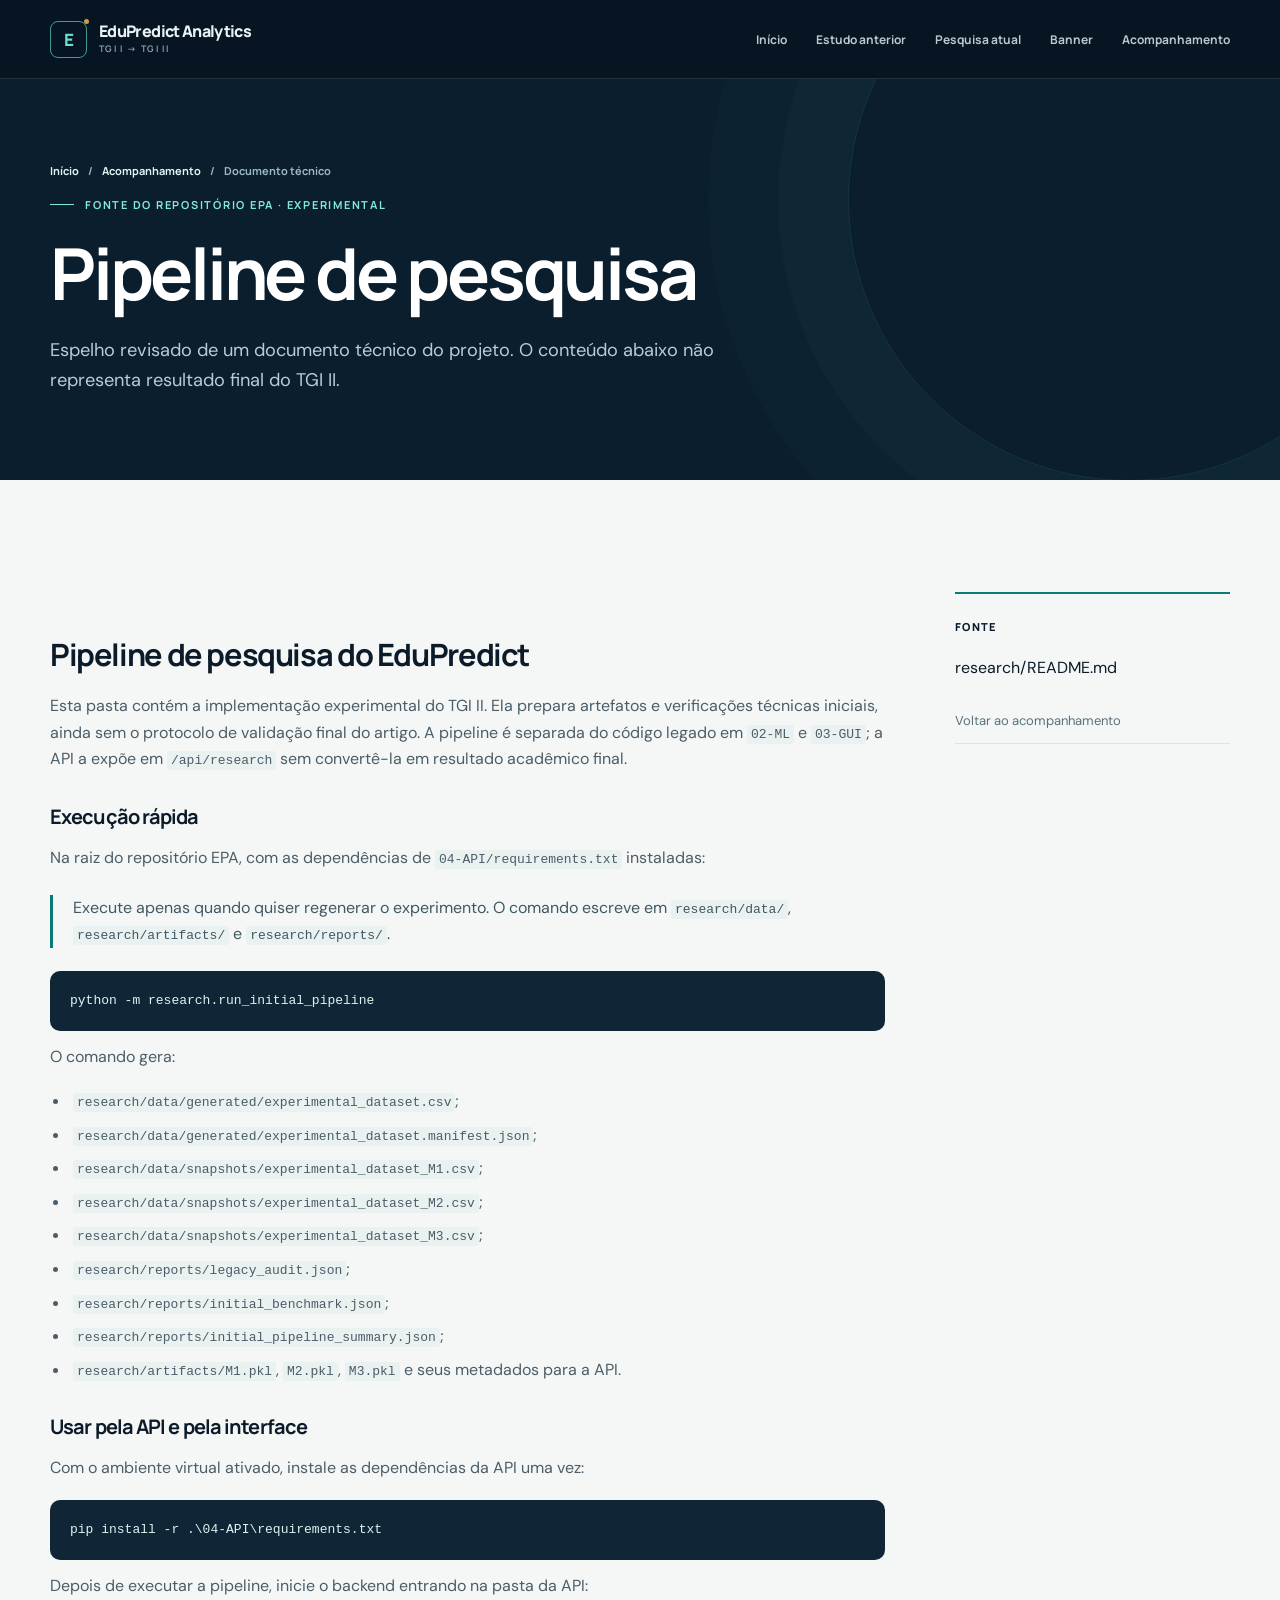
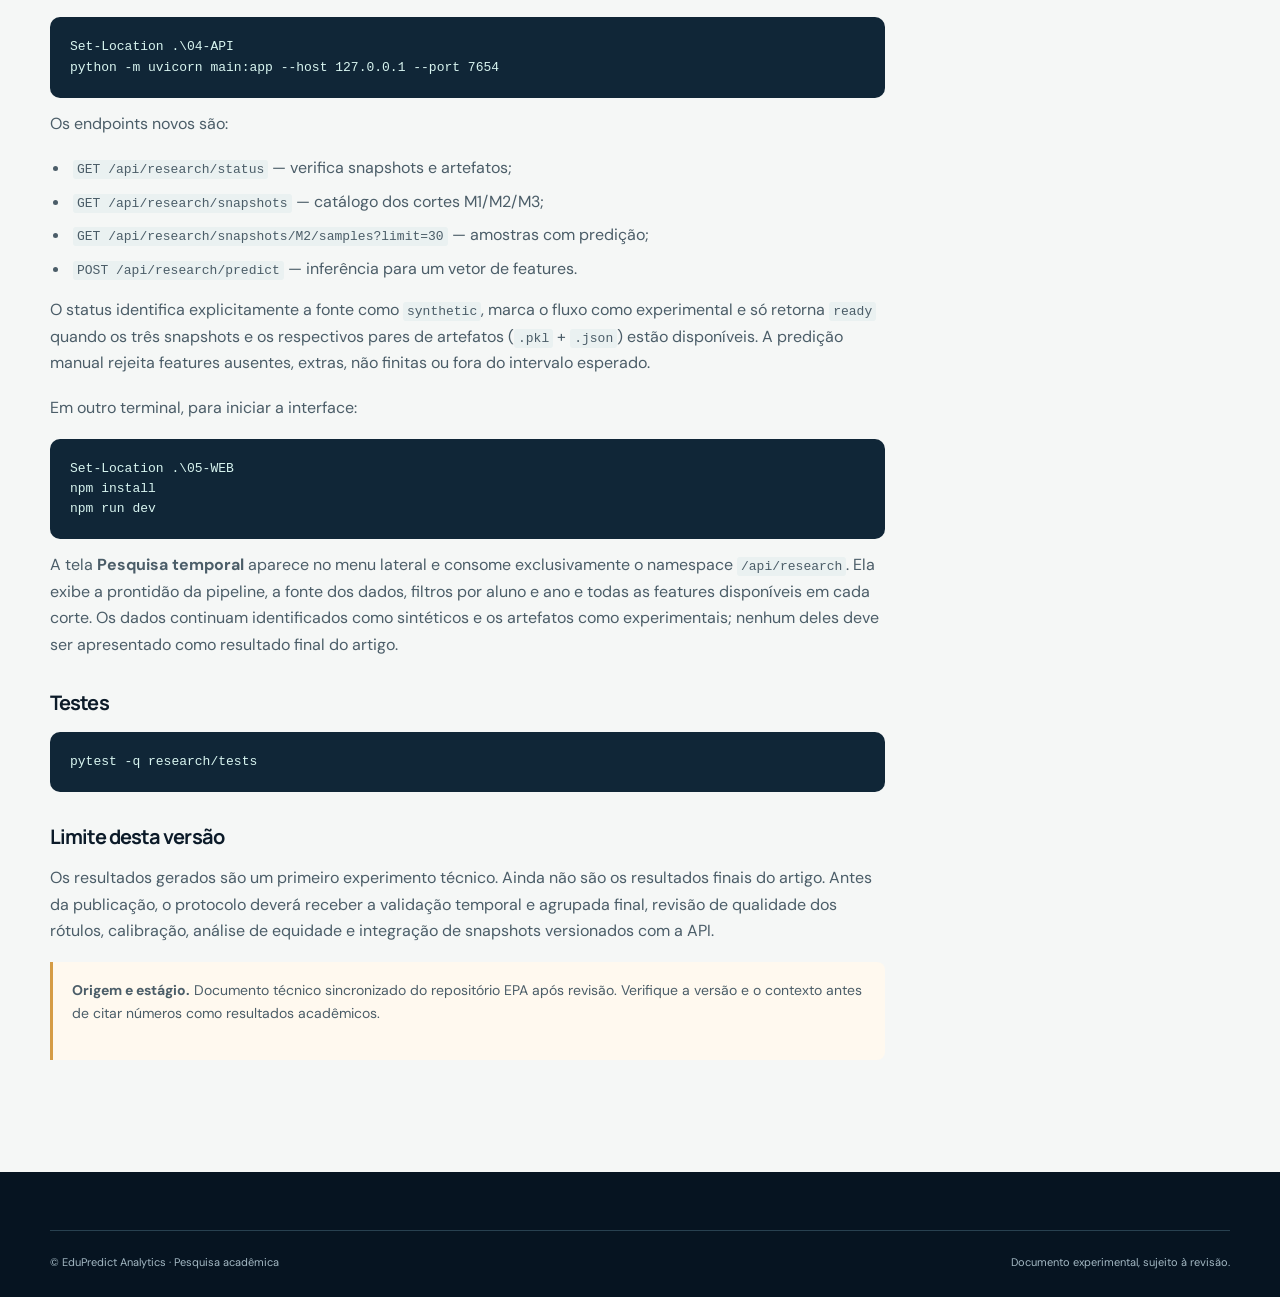
<file: site/documentos/pipeline/index.html>
<!doctype html>
<html lang="pt-BR"><head><meta charset="utf-8"><meta name="viewport" content="width=device-width, initial-scale=1"><meta name="theme-color" content="#071421"><meta name="description" content="Documento técnico da pesquisa EduPredict Analytics, publicado após revisão."><title>Pipeline de pesquisa — EduPredict Analytics</title><link rel="icon" href="../../assets/favicon.svg" type="image/svg+xml"><link rel="stylesheet" href="../../assets/styles.css"><script defer src="../../assets/main.js"></script></head><body>
<a class="skip-link" href="#conteudo">Ir para o conteúdo</a><header class="site-header"><div class="container header-inner"><a class="brand" href="../../" aria-label="EduPredict Analytics, página inicial"><span class="brand-mark" aria-hidden="true">E</span><span><span class="brand-name">EduPredict Analytics</span><span class="brand-small">TGI I → TGI II</span></span></a><button class="menu-button" type="button" data-menu-button aria-expanded="false" aria-controls="navegacao">Menu</button><nav id="navegacao" class="nav" data-nav aria-label="Navegação principal"><a href="../../">Início</a><a href="../../estudo-anterior/">Estudo anterior</a><a href="../../pesquisa-atual/">Pesquisa atual</a><a href="../../banner/">Banner</a><a href="../../acompanhamento/">Acompanhamento</a></nav></div></header>
<main id="conteudo"><section class="page-hero"><div class="container"><div class="crumbs"><a href="../../">Início</a><span>/</span><a href="../../acompanhamento/">Acompanhamento</a><span>/</span>Documento técnico</div><div class="eyebrow light">Fonte do repositório EPA · experimental</div><h1>Pipeline de pesquisa</h1><p>Espelho revisado de um documento técnico do projeto. O conteúdo abaixo não representa resultado final do TGI II.</p></div></section><section class="section"><div class="container article-layout"><article class="article source-doc"><h2>Pipeline de pesquisa do EduPredict</h2>
<p>Esta pasta contém a implementação experimental do TGI II. Ela prepara artefatos e verificações técnicas iniciais, ainda sem o protocolo de validação final do artigo. A pipeline é separada do código legado em <code>02-ML</code> e <code>03-GUI</code>; a API a expõe em <code>/api/research</code> sem convertê-la em resultado acadêmico final.</p>
<h3>Execução rápida</h3>
<p>Na raiz do repositório EPA, com as dependências de <code>04-API/requirements.txt</code> instaladas:</p>
<blockquote>Execute apenas quando quiser regenerar o experimento. O comando escreve em <code>research/data/</code>, <code>research/artifacts/</code> e <code>research/reports/</code>.</blockquote>
<pre><code>python -m research.run_initial_pipeline</code></pre>
<p>O comando gera:</p>
<ul>
<li><code>research/data/generated/experimental_dataset.csv</code>;</li>
<li><code>research/data/generated/experimental_dataset.manifest.json</code>;</li>
<li><code>research/data/snapshots/experimental_dataset_M1.csv</code>;</li>
<li><code>research/data/snapshots/experimental_dataset_M2.csv</code>;</li>
<li><code>research/data/snapshots/experimental_dataset_M3.csv</code>;</li>
<li><code>research/reports/legacy_audit.json</code>;</li>
<li><code>research/reports/initial_benchmark.json</code>;</li>
<li><code>research/reports/initial_pipeline_summary.json</code>;</li>
<li><code>research/artifacts/M1.pkl</code>, <code>M2.pkl</code>, <code>M3.pkl</code> e seus metadados para a API.</li>
</ul>
<h3>Usar pela API e pela interface</h3>
<p>Com o ambiente virtual ativado, instale as dependências da API uma vez:</p>
<pre><code>pip install -r .\04-API\requirements.txt</code></pre>
<p>Depois de executar a pipeline, inicie o backend entrando na pasta da API:</p>
<pre><code>Set-Location .\04-API
python -m uvicorn main:app --host 127.0.0.1 --port 7654</code></pre>
<p>Os endpoints novos são:</p>
<ul>
<li><code>GET /api/research/status</code> — verifica snapshots e artefatos;</li>
<li><code>GET /api/research/snapshots</code> — catálogo dos cortes M1/M2/M3;</li>
<li><code>GET /api/research/snapshots/M2/samples?limit=30</code> — amostras com predição;</li>
<li><code>POST /api/research/predict</code> — inferência para um vetor de features.</li>
</ul>
<p>O status identifica explicitamente a fonte como <code>synthetic</code>, marca o fluxo como experimental e só retorna <code>ready</code> quando os três snapshots e os respectivos pares de artefatos (<code>.pkl</code> + <code>.json</code>) estão disponíveis. A predição manual rejeita features ausentes, extras, não finitas ou fora do intervalo esperado.</p>
<p>Em outro terminal, para iniciar a interface:</p>
<pre><code>Set-Location .\05-WEB
npm install
npm run dev</code></pre>
<p>A tela <strong>Pesquisa temporal</strong> aparece no menu lateral e consome exclusivamente o namespace <code>/api/research</code>. Ela exibe a prontidão da pipeline, a fonte dos dados, filtros por aluno e ano e todas as features disponíveis em cada corte. Os dados continuam identificados como sintéticos e os artefatos como experimentais; nenhum deles deve ser apresentado como resultado final do artigo.</p>
<h3>Testes</h3>
<pre><code>pytest -q research/tests</code></pre>
<h3>Limite desta versão</h3>
<p>Os resultados gerados são um primeiro experimento técnico. Ainda não são os resultados finais do artigo. Antes da publicação, o protocolo deverá receber a validação temporal e agrupada final, revisão de qualidade dos rótulos, calibração, análise de equidade e integração de snapshots versionados com a API.</p><div class="notice"><p><strong>Origem e estágio.</strong> Documento técnico sincronizado do repositório EPA após revisão. Verifique a versão e o contexto antes de citar números como resultados acadêmicos.</p></div></article><aside class="side-index" aria-label="Informações do documento"><strong>Fonte</strong><p>research/README.md</p><a href="../../acompanhamento/">Voltar ao acompanhamento</a></aside></div></section></main>
<footer class="site-footer"><div class="container footer-bottom"><span>© EduPredict Analytics · Pesquisa acadêmica</span><span>Documento experimental, sujeito à revisão.</span></div></footer>
</body></html>
</file>
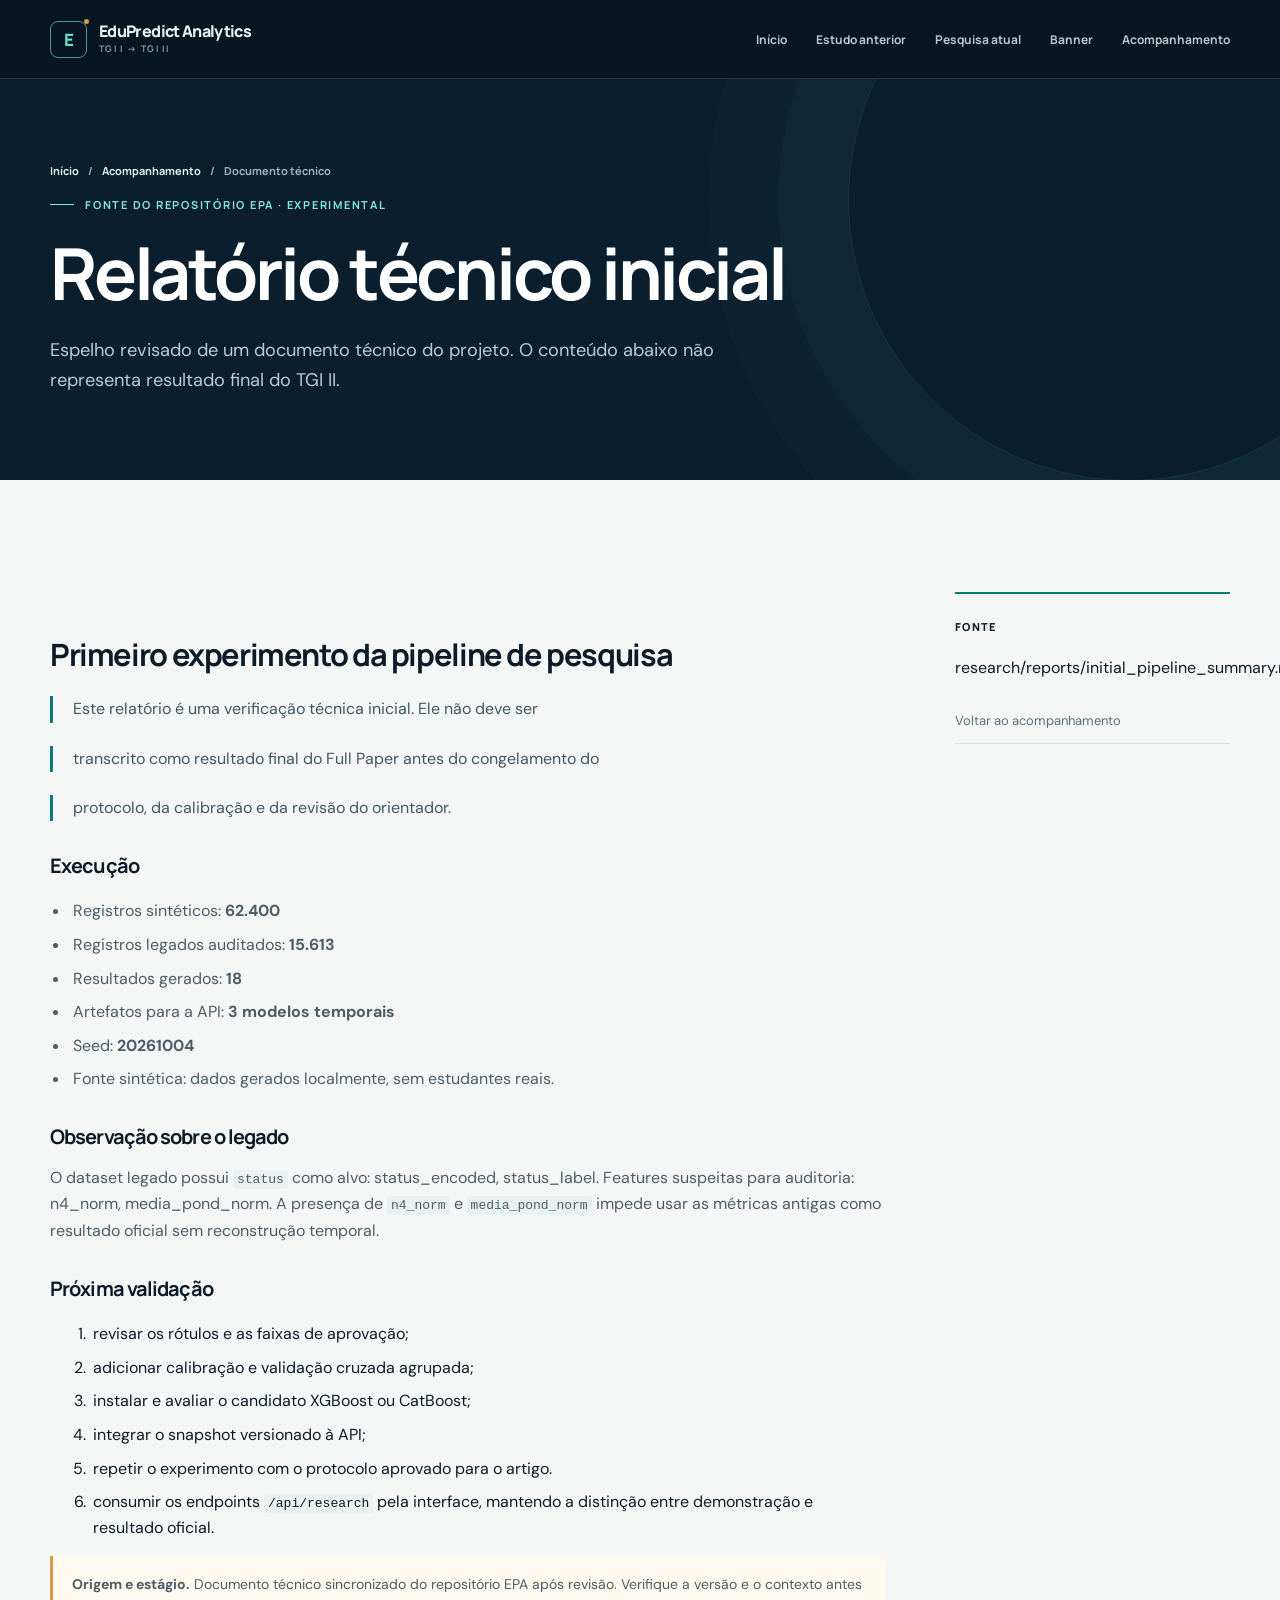
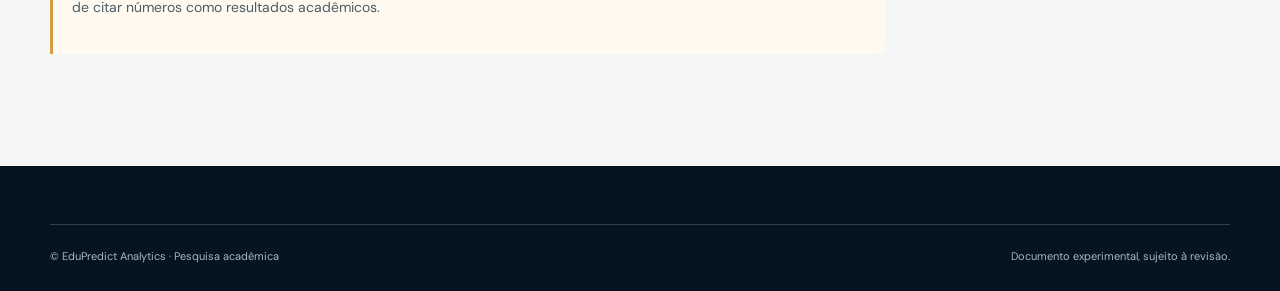
<file: site/documentos/relatorio-inicial/index.html>
<!doctype html>
<html lang="pt-BR"><head><meta charset="utf-8"><meta name="viewport" content="width=device-width, initial-scale=1"><meta name="theme-color" content="#071421"><meta name="description" content="Documento técnico da pesquisa EduPredict Analytics, publicado após revisão."><title>Relatório técnico inicial — EduPredict Analytics</title><link rel="icon" href="../../assets/favicon.svg" type="image/svg+xml"><link rel="stylesheet" href="../../assets/styles.css"><script defer src="../../assets/main.js"></script></head><body>
<a class="skip-link" href="#conteudo">Ir para o conteúdo</a><header class="site-header"><div class="container header-inner"><a class="brand" href="../../" aria-label="EduPredict Analytics, página inicial"><span class="brand-mark" aria-hidden="true">E</span><span><span class="brand-name">EduPredict Analytics</span><span class="brand-small">TGI I → TGI II</span></span></a><button class="menu-button" type="button" data-menu-button aria-expanded="false" aria-controls="navegacao">Menu</button><nav id="navegacao" class="nav" data-nav aria-label="Navegação principal"><a href="../../">Início</a><a href="../../estudo-anterior/">Estudo anterior</a><a href="../../pesquisa-atual/">Pesquisa atual</a><a href="../../banner/">Banner</a><a href="../../acompanhamento/">Acompanhamento</a></nav></div></header>
<main id="conteudo"><section class="page-hero"><div class="container"><div class="crumbs"><a href="../../">Início</a><span>/</span><a href="../../acompanhamento/">Acompanhamento</a><span>/</span>Documento técnico</div><div class="eyebrow light">Fonte do repositório EPA · experimental</div><h1>Relatório técnico inicial</h1><p>Espelho revisado de um documento técnico do projeto. O conteúdo abaixo não representa resultado final do TGI II.</p></div></section><section class="section"><div class="container article-layout"><article class="article source-doc"><h2>Primeiro experimento da pipeline de pesquisa</h2>
<blockquote>Este relatório é uma verificação técnica inicial. Ele não deve ser</blockquote>
<blockquote>transcrito como resultado final do Full Paper antes do congelamento do</blockquote>
<blockquote>protocolo, da calibração e da revisão do orientador.</blockquote>
<h3>Execução</h3>
<ul>
<li>Registros sintéticos: <strong>62.400</strong></li>
<li>Registros legados auditados: <strong>15.613</strong></li>
<li>Resultados gerados: <strong>18</strong></li>
<li>Artefatos para a API: <strong>3 modelos temporais</strong></li>
<li>Seed: <strong>20261004</strong></li>
<li>Fonte sintética: dados gerados localmente, sem estudantes reais.</li>
</ul>
<h3>Observação sobre o legado</h3>
<p>O dataset legado possui <code>status</code> como alvo: status_encoded, status_label. Features suspeitas para auditoria: n4_norm, media_pond_norm. A presença de <code>n4_norm</code> e <code>media_pond_norm</code> impede usar as métricas antigas como resultado oficial sem reconstrução temporal.</p>
<h3>Próxima validação</h3>
<ol>
<li>revisar os rótulos e as faixas de aprovação;</li>
<li>adicionar calibração e validação cruzada agrupada;</li>
<li>instalar e avaliar o candidato XGBoost ou CatBoost;</li>
<li>integrar o snapshot versionado à API;</li>
<li>repetir o experimento com o protocolo aprovado para o artigo.</li>
<li>consumir os endpoints <code>/api/research</code> pela interface, mantendo a distinção entre demonstração e resultado oficial.</li>
</ol><div class="notice"><p><strong>Origem e estágio.</strong> Documento técnico sincronizado do repositório EPA após revisão. Verifique a versão e o contexto antes de citar números como resultados acadêmicos.</p></div></article><aside class="side-index" aria-label="Informações do documento"><strong>Fonte</strong><p>research/reports/initial_pipeline_summary.md</p><a href="../../acompanhamento/">Voltar ao acompanhamento</a></aside></div></section></main>
<footer class="site-footer"><div class="container footer-bottom"><span>© EduPredict Analytics · Pesquisa acadêmica</span><span>Documento experimental, sujeito à revisão.</span></div></footer>
</body></html>
</file>
<file: site/assets/styles.css>
@import url('https://fonts.googleapis.com/css2?family=DM+Sans:wght@400;500;600;700&family=Manrope:wght@400;500;600;700;800&display=swap');

:root{--ink:#0c1b29;--muted:#526170;--paper:#f5f7f6;--line:#dce4e5;--deep:#071421;--teal:#087d78;--mint:#65e0d1;--blue:#357fb3;--amber:#d59c45;--card:#fff;--radius:20px;--shadow:0 24px 70px rgba(13,36,48,.09)}
*{box-sizing:border-box}html{scroll-behavior:smooth}body{margin:0;background:var(--paper);color:var(--ink);font:16px/1.65 'DM Sans',system-ui,-apple-system,'Segoe UI',sans-serif}img{display:block;max-width:100%}a{color:inherit}button{font:inherit}::selection{background:#b2eee5;color:#08212d}.skip-link{position:absolute;top:-100px;left:16px;background:#fff;color:#071421;padding:10px 14px;z-index:50}.skip-link:focus{top:12px}.container{width:min(100% - 48px,1180px);margin-inline:auto}.eyebrow{display:flex;align-items:center;gap:11px;font:700 11px/1.2 'Manrope',sans-serif;letter-spacing:.16em;text-transform:uppercase;color:var(--teal)}.eyebrow::before{content:'';height:1px;width:24px;background:currentColor}.eyebrow.light{color:#82e9de}.display,.section-title,h1,h2,h3{font-family:'Manrope',system-ui,sans-serif;letter-spacing:-.045em}.display{font-size:clamp(3rem,6.7vw,6.8rem);line-height:1.04;font-weight:700;max-width:920px;margin:24px 0}.display em{font-style:normal;color:var(--mint)}.section-title{font-size:clamp(2.2rem,4vw,4rem);line-height:1.12;margin:17px 0 20px;font-weight:700}.lead{font-size:clamp(1.05rem,1.5vw,1.23rem);line-height:1.75;color:var(--muted);max-width:690px}.text-link{display:inline-flex;align-items:center;gap:10px;color:var(--teal);font-weight:700;text-decoration:none}.text-link:hover{text-decoration:underline}.text-link span{font-size:1.15em;transition:transform .2s}.text-link:hover span{transform:translateX(4px)}.button{display:inline-flex;align-items:center;justify-content:center;gap:11px;min-height:52px;padding:0 22px;border:1px solid transparent;border-radius:7px;background:var(--mint);color:#09222d;font-weight:800;text-decoration:none;transition:transform .2s,background .2s,box-shadow .2s}.button:hover{transform:translateY(-2px);box-shadow:0 12px 24px rgba(4,160,148,.2)}.button.ghost{background:transparent;border-color:rgba(255,255,255,.36);color:#fff}.button.ghost:hover{background:rgba(255,255,255,.09)}.button.dark{background:var(--ink);color:#fff}.button.outline{background:transparent;border-color:#a3b5bb;color:var(--ink)}:focus-visible{outline:3px solid #e4a633;outline-offset:3px}
.site-header{position:relative;z-index:10;background:var(--deep);color:#e9f3f4;border-bottom:1px solid rgba(255,255,255,.12)}.header-inner{min-height:78px;display:flex;align-items:center;justify-content:space-between;gap:30px}.brand{display:flex;align-items:center;gap:12px;text-decoration:none;white-space:nowrap}.brand-mark{display:grid;place-items:center;width:37px;height:37px;border:1px solid rgba(99,226,210,.65);border-radius:8px;color:var(--mint);font:800 17px 'Manrope',sans-serif;position:relative}.brand-mark::after{content:'';position:absolute;width:5px;height:5px;border-radius:50%;background:var(--amber);right:-3px;top:-3px}.brand-name{display:block;font:800 16px/1 'Manrope',sans-serif;letter-spacing:-.04em}.brand-small{display:block;font:600 9px/1.4 'Manrope',sans-serif;letter-spacing:.15em;text-transform:uppercase;color:#9ab0bd;margin-top:4px}.nav{display:flex;align-items:center;gap:29px}.nav a{font:700 12px 'Manrope',sans-serif;text-decoration:none;color:#b9c9d1;transition:color .2s}.nav a:hover,.nav a[aria-current=page]{color:#fff}.nav a[aria-current=page]{box-shadow:0 2px var(--mint);padding-bottom:5px}.header-status{font:700 10px 'Manrope',sans-serif;text-transform:uppercase;letter-spacing:.1em;display:flex;align-items:center;gap:8px;color:#bed1d7;white-space:nowrap}.header-status i{display:block;width:7px;height:7px;background:var(--mint);border-radius:50%;box-shadow:0 0 14px var(--mint)}.menu-button{display:none;background:none;border:1px solid rgba(255,255,255,.3);color:#fff;border-radius:6px;padding:8px 12px;cursor:pointer}
.hero{background:#071421;color:#fff;position:relative;overflow:hidden;min-height:710px}.hero::before{content:'';position:absolute;inset:0;background:url('./hero-trajectories.png') center/cover no-repeat;opacity:.82}.hero::after{content:'';position:absolute;inset:0;background:linear-gradient(90deg,#071421 0%,rgba(7,20,33,.97) 24%,rgba(7,20,33,.73) 47%,rgba(7,20,33,.06) 100%),linear-gradient(0deg,#071421 0%,transparent 40%)}.hero .container{position:relative;z-index:1}.hero-content{padding:124px 0 100px;max-width:780px}.hero .lead{color:#c5d6dc;max-width:610px;margin:0 0 30px}.hero-actions{display:flex;gap:12px;flex-wrap:wrap}.hero-foot{border-top:1px solid rgba(255,255,255,.18);padding:25px 0 31px;position:relative;z-index:1}.hero-foot-grid{display:grid;grid-template-columns:1fr 1fr 1fr;gap:20px}.hero-foot-item{display:flex;align-items:flex-start;gap:14px}.hero-foot-item strong{display:block;font:700 13px 'Manrope',sans-serif;color:#effbfa}.hero-foot-item span{display:block;font-size:12px;color:#9cbbc6;margin-top:3px}.hero-foot-num{font:700 11px 'Manrope',sans-serif;color:var(--mint);padding-top:2px}
.section{padding:112px 0}.section.compact{padding:82px 0}.section-head{display:flex;align-items:end;justify-content:space-between;gap:36px;margin-bottom:43px}.section-head .lead{max-width:470px}.grid-two{display:grid;grid-template-columns:repeat(2,minmax(0,1fr));gap:22px}.grid-three{display:grid;grid-template-columns:repeat(3,minmax(0,1fr));gap:20px}.panel{background:var(--card);border:1px solid var(--line);border-radius:var(--radius);box-shadow:var(--shadow)}.research-card{padding:39px;min-height:355px;display:flex;flex-direction:column;position:relative;overflow:hidden}.research-card::after{content:'';position:absolute;right:-60px;bottom:-95px;width:240px;height:240px;border:1px solid rgba(6,132,125,.12);border-radius:50%;box-shadow:0 0 0 45px rgba(6,132,125,.025),0 0 0 90px rgba(6,132,125,.025)}.research-card.dark{background:#102637;color:#fff;border-color:#294254}.research-card.dark::after{border-color:rgba(104,224,210,.19);box-shadow:0 0 0 45px rgba(104,224,210,.025),0 0 0 90px rgba(104,224,210,.025)}.research-card .tag{font:700 10px 'Manrope',sans-serif;letter-spacing:.14em;text-transform:uppercase;color:var(--teal)}.research-card.dark .tag{color:var(--mint)}.research-card h3{font-size:clamp(1.7rem,2.5vw,2.5rem);line-height:1.19;margin:35px 0 14px;max-width:440px;position:relative;z-index:1}.research-card p{color:var(--muted);margin:0 0 27px;max-width:470px;position:relative;z-index:1}.research-card.dark p{color:#b8cbd3}.research-card .text-link{margin-top:auto;position:relative;z-index:1}.research-card.dark .text-link{color:var(--mint)}.number-line{display:flex;gap:20px;border-top:1px solid var(--line);padding-top:22px;margin-top:29px}.number-line span{font-size:12px;color:var(--muted)}.number-line strong{display:block;font:800 23px 'Manrope',sans-serif;color:var(--ink)}
.dark-band{background:#0b1e2d;color:#fff;position:relative;overflow:hidden}.dark-band::after{content:'';position:absolute;inset:0;background:radial-gradient(circle at 85% 20%,rgba(53,127,179,.16),transparent 40%);pointer-events:none}.dark-band .container{position:relative;z-index:1}.dark-band .lead{color:#b7cbd4}.dark-band .section-title{max-width:800px}.stage-grid{display:grid;grid-template-columns:repeat(3,minmax(0,1fr));gap:14px;margin-top:55px}.stage{border-top:1px solid #496170;padding:26px 28px 20px 0}.stage .stage-no{color:var(--mint);font:800 11px 'Manrope',sans-serif;letter-spacing:.1em}.stage h3{font-size:1.25rem;margin:14px 0 9px}.stage p{color:#a8c0ca;font-size:14px;margin:0;max-width:300px}.stage-visual{height:125px;display:flex;align-items:end;gap:5px;margin-top:29px}.stage-visual i{width:7px;height:var(--h);border-radius:4px 4px 0 0;background:linear-gradient(180deg,#63e1d2,#276586);opacity:.8}
.quote-panel{display:grid;grid-template-columns:1.25fr .75fr;gap:60px;align-items:center}.quote-panel blockquote{font:600 clamp(1.65rem,2.75vw,2.8rem)/1.34 'Manrope',sans-serif;letter-spacing:-.04em;margin:0}.quote-panel blockquote em{font-style:normal;color:var(--teal)}.quote-panel aside{border-left:1px solid var(--line);padding-left:33px;color:var(--muted)}.quote-panel aside strong{display:block;color:var(--ink);font:800 13px 'Manrope',sans-serif;margin-bottom:12px}.notice{border-left:3px solid var(--amber);padding:17px 19px;background:#fff9ef;color:#5b4a2f;border-radius:0 8px 8px 0;font-size:14px}.notice.dark{background:#19303c;color:#e4d7b8}.notice p{margin:0}.notice strong{color:inherit}.link-card{padding:31px;display:flex;flex-direction:column;gap:12px;min-height:230px}.link-card .icon{width:40px;height:40px;display:grid;place-items:center;border:1px solid #bad1d5;border-radius:10px;color:var(--teal);font:800 18px 'Manrope',sans-serif}.link-card h3{font-size:1.17rem;margin:5px 0 0}.link-card p{font-size:13px;color:var(--muted);margin:0}.link-card a{font:700 12px 'Manrope',sans-serif;color:var(--teal);text-decoration:none;margin-top:auto}.link-card a:hover{text-decoration:underline}.cta-panel{background:#d9f1ee;border-radius:25px;padding:53px 58px;display:flex;align-items:center;justify-content:space-between;gap:40px}.cta-panel .section-title{margin:12px 0;max-width:650px}.cta-panel p{color:#456469;margin:0;max-width:630px}
.page-hero{background:#0b1e2d;color:#fff;padding:84px 0 85px;position:relative;overflow:hidden}.page-hero::after{content:'';position:absolute;width:560px;height:560px;border-radius:50%;border:1px solid rgba(91,213,202,.12);right:-130px;top:-160px;box-shadow:0 0 0 70px rgba(91,213,202,.025),0 0 0 140px rgba(91,213,202,.025)}.page-hero .container{position:relative;z-index:1}.page-hero h1{font-size:clamp(2.8rem,5.6vw,5.6rem);line-height:1.08;margin:24px 0 22px;max-width:920px}.page-hero p{color:#b9cbd5;max-width:680px;font-size:1.14rem;margin:0}.crumbs{font:700 11px 'Manrope',sans-serif;color:#9cb8c2;margin-bottom:20px}.crumbs a{text-decoration:none;color:#e1f6f3}.crumbs span{margin:0 9px}.article-layout{display:grid;grid-template-columns:minmax(0,1fr) 275px;gap:70px}.article{min-width:0}.article h2{font-size:clamp(1.75rem,2.4vw,2.45rem);line-height:1.22;margin:0 0 20px}.article h3{font-size:1.25rem;margin:35px 0 12px}.article p{color:#4b5d68;margin:0 0 18px}.article ul{color:#4b5d68;padding-left:20px}.article li{padding-left:3px;margin:8px 0}.article section+section{margin-top:69px;padding-top:55px;border-top:1px solid var(--line)}.article .lede{font-size:1.2rem;line-height:1.78;color:#2e4857}.side-index{align-self:start;position:sticky;top:35px;border-top:2px solid var(--teal);padding-top:19px}.side-index strong{font:800 11px 'Manrope',sans-serif;text-transform:uppercase;letter-spacing:.12em}.side-index a{display:block;font-size:13px;color:#58717d;text-decoration:none;border-bottom:1px solid var(--line);padding:12px 0}.side-index a:hover{color:var(--teal)}.fact-grid{display:grid;grid-template-columns:repeat(3,1fr);gap:10px;margin:32px 0}.fact{background:#eaf2f1;border-radius:12px;padding:22px}.fact strong{display:block;font:800 1.7rem 'Manrope',sans-serif;color:#0f5557;letter-spacing:-.05em}.fact span{font-size:11px;color:#526b6e}.data-table{width:100%;border-collapse:collapse;margin:25px 0 12px;font-size:14px}.data-table th,.data-table td{text-align:left;padding:14px 12px;border-bottom:1px solid var(--line)}.data-table th{font:800 11px 'Manrope',sans-serif;text-transform:uppercase;letter-spacing:.06em;color:#526872;background:#eaf0f0}.data-table td{color:#334b59}.data-table tbody tr:nth-child(even){background:#fafcfc}.citation{background:#e9f1f0;border-radius:12px;padding:22px;margin:24px 0;color:#34525c;font-size:13px}.citation strong{display:block;color:#173944;font:800 11px 'Manrope',sans-serif;text-transform:uppercase;letter-spacing:.1em;margin-bottom:8px}
.milestone-list{border-top:1px solid var(--line)}.milestone{display:grid;grid-template-columns:148px 1fr;gap:20px;padding:25px 0;border-bottom:1px solid var(--line)}.milestone h3{margin:0 0 6px;font-size:1.12rem}.milestone p{margin:0;font-size:14px}.pill{display:inline-flex;align-items:center;gap:7px;border:1px solid #bad5d3;background:#e8f6f3;color:#086f68;padding:6px 10px;border-radius:100px;font:800 10px 'Manrope',sans-serif;text-transform:uppercase;letter-spacing:.04em;white-space:nowrap}.pill::before{content:'';width:6px;height:6px;border-radius:50%;background:currentColor}.pill.review{background:#fff5e5;color:#9c6818;border-color:#ead8b3}.pill.planned{background:#edf1f4;color:#576d7b;border-color:#d2dde2}.doc-list{display:grid;grid-template-columns:repeat(2,1fr);gap:14px}.doc-item{border:1px solid var(--line);border-radius:12px;padding:19px;background:#fff}.doc-item strong{display:block;font:800 13px 'Manrope',sans-serif}.doc-item span{display:block;color:#6b7e88;font-size:12px;margin-top:6px}.doc-item a{font-size:12px;color:var(--teal);font-weight:800;text-decoration:none}.doc-item a:hover{text-decoration:underline}
.poster-wrap{padding:80px 0 105px}.poster{background:#0d2635;color:#fff;border-radius:8px;box-shadow:0 40px 90px rgba(7,26,36,.23);overflow:hidden}.poster-top{position:relative;min-height:430px;background:#061726 url('./hero-trajectories.png') center/cover no-repeat;padding:50px 58px;display:flex;flex-direction:column;justify-content:space-between}.poster-top::before{content:'';position:absolute;inset:0;background:linear-gradient(90deg,rgba(6,20,33,.99) 0%,rgba(6,20,33,.84) 55%,rgba(6,20,33,.15))}.poster-top>*{position:relative}.poster-kicker{font:800 11px 'Manrope',sans-serif;letter-spacing:.2em;text-transform:uppercase;color:var(--mint)}.poster-top h2{font-size:clamp(2.4rem,5vw,5.4rem);line-height:1.09;max-width:750px;margin:20px 0}.poster-top p{color:#c4d9df;max-width:640px;margin:0}.poster-body{display:grid;grid-template-columns:repeat(3,1fr);gap:0}.poster-body>div{padding:38px;border-right:1px solid #31505b}.poster-body>div:last-child{border-right:0}.poster-body h3{font-size:1.25rem;margin:0 0 14px}.poster-body p{color:#bbd1d6;font-size:14px;margin:0}.poster-footer{display:flex;justify-content:space-between;gap:25px;border-top:1px solid #31505b;padding:24px 38px;color:#9ebbc5;font-size:12px}.poster-footer strong{color:#e6f4f3}
.pdf-preview{margin-top:28px;background:#fff;border:1px solid var(--line);border-radius:12px;overflow:hidden;box-shadow:var(--shadow)}.pdf-preview-head{display:flex;align-items:center;justify-content:space-between;gap:15px;padding:16px 20px}.pdf-preview-head strong{font:800 13px 'Manrope',sans-serif}.pdf-preview object{display:block;width:100%;height:min(78vh,820px);border:0;border-top:1px solid var(--line)}.pdf-preview object p{padding:20px}.document-actions{display:flex;flex-wrap:wrap;gap:14px;align-items:center;margin-top:24px}.document-actions .text-link{padding:10px 0}
.source-doc h2{margin-top:44px}.source-doc h3{margin-top:28px}.source-doc pre{overflow:auto;background:#102637;color:#d8f5f0;border-radius:10px;padding:20px;font:13px/1.55 ui-monospace,Consolas,monospace}.source-doc code{font:13px ui-monospace,Consolas,monospace;background:#eaf1f1;padding:2px 4px;border-radius:3px}.source-doc pre code{background:transparent;padding:0}.source-doc blockquote{border-left:3px solid var(--teal);padding-left:20px;margin:23px 0;color:#3f5863}.source-doc li{line-height:1.6}
.site-footer{background:#061421;color:#a4b9c4;padding:58px 0 25px}.footer-grid{display:grid;grid-template-columns:1.5fr 1fr 1fr;gap:55px;padding-bottom:50px}.site-footer .brand{color:#fff}.site-footer p{max-width:360px;font-size:13px;line-height:1.7}.site-footer h4{font:800 11px 'Manrope',sans-serif;letter-spacing:.12em;text-transform:uppercase;color:#e4f3f2;margin:0 0 16px}.site-footer a:not(.brand){display:block;color:#a4b9c4;text-decoration:none;font-size:13px;margin:9px 0}.site-footer a:hover{color:var(--mint)}.footer-bottom{border-top:1px solid #284150;padding-top:22px;display:flex;justify-content:space-between;gap:25px;font-size:11px}
@media(max-width:920px){.header-status{display:none}.nav{gap:18px}.hero{min-height:620px}.hero-content{padding:100px 0 75px}.section{padding:80px 0}.article-layout{grid-template-columns:1fr}.side-index{position:static;display:none}.quote-panel{grid-template-columns:1fr;gap:30px}.quote-panel aside{border-left:0;border-top:1px solid var(--line);padding:20px 0 0}.poster-body{grid-template-columns:1fr}.poster-body>div{border-right:0;border-bottom:1px solid #31505b}.poster-top{min-height:400px}}
@media(max-width:690px){.container{width:min(100% - 36px,1180px)}.header-inner{min-height:68px}.menu-button{display:block}.nav{position:absolute;left:0;right:0;top:68px;background:#0a1c2a;display:none;flex-direction:column;align-items:stretch;gap:0;padding:10px 18px 20px;border-top:1px solid #27404e}.nav.open{display:flex}.nav a{padding:12px 8px}.nav a[aria-current=page]{box-shadow:none;color:var(--mint)}.hero{min-height:0}.hero::after{background:linear-gradient(90deg,#071421 0%,rgba(7,20,33,.78) 100%),linear-gradient(0deg,#071421,transparent)}.hero-content{padding:76px 0}.display{font-size:clamp(2.9rem,13vw,4.3rem)}.hero-foot-grid,.grid-two,.grid-three,.stage-grid,.doc-list,.fact-grid{grid-template-columns:1fr}.hero-foot-grid{gap:14px}.hero-foot-item:nth-child(n+2){border-top:1px solid rgba(255,255,255,.12);padding-top:14px}.section,.section.compact{padding:65px 0}.section-head{display:block;margin-bottom:30px}.research-card{min-height:300px;padding:29px}.stage-grid{margin-top:30px}.stage{padding:22px 0}.stage-visual{display:none}.cta-panel{display:block;padding:33px}.cta-panel .button{margin-top:24px}.page-hero{padding:63px 0}.page-hero h1{font-size:clamp(2.7rem,11vw,4.5rem)}.article section+section{margin-top:50px;padding-top:40px}.fact-grid{grid-template-columns:repeat(3,1fr)}.fact{padding:14px}.fact strong{font-size:1.25rem}.fact span{font-size:10px}.milestone{grid-template-columns:1fr;gap:8px}.poster-wrap{padding:50px 0 65px}.poster-top{padding:32px;min-height:390px}.poster-body>div{padding:28px}.poster-footer{display:block;padding:22px 28px}.poster-footer span{display:block;margin:6px 0}.footer-grid{grid-template-columns:1fr;gap:30px}.footer-bottom{display:block}.footer-bottom span{display:block;margin:8px 0}}
@media(prefers-reduced-motion:reduce){html{scroll-behavior:auto}.button,.text-link span{transition:none}}
</file>
